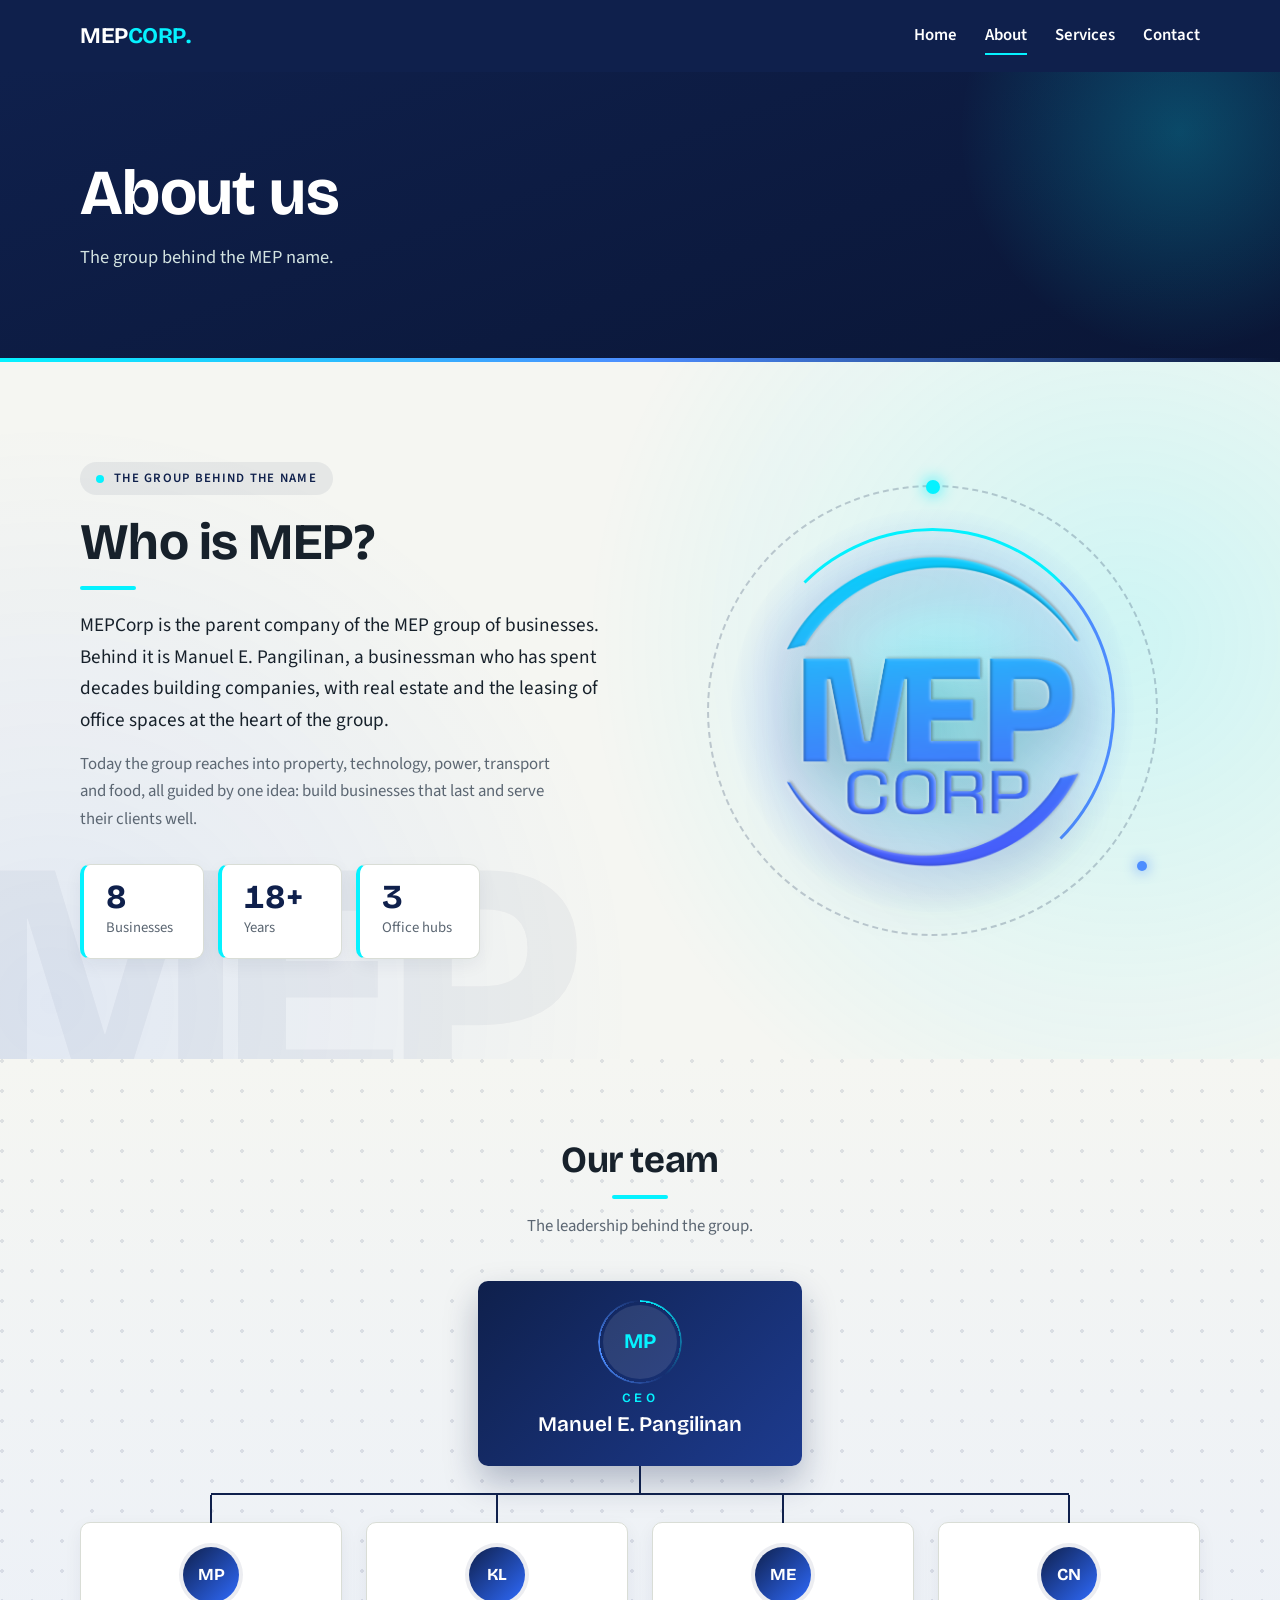
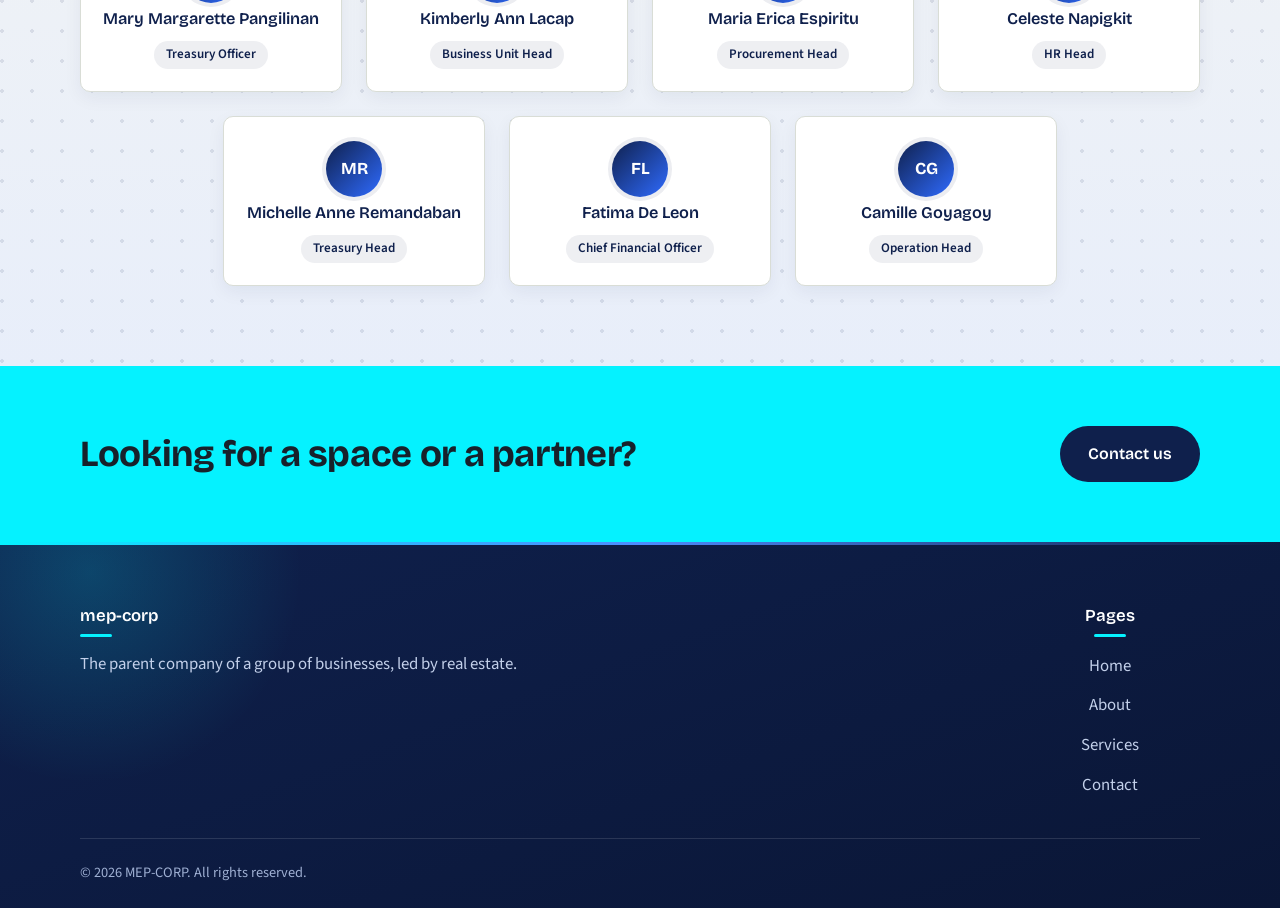
<file: about.html>
<!DOCTYPE html>
<html lang="en">
<head>
  <meta charset="UTF-8">
  <meta name="viewport" content="width=device-width, initial-scale=1">
  <title>About Us | MEPCorp.</title>
  <link rel="icon" type="image/png" href="images/company-mepcorp.png">
  <meta name="description" content="MEPCorp. is the parent company of a group of businesses, led by real estate and office leasing.">
  <meta property="og:type" content="website">
  <meta property="og:title" content="About Us | MEPCorp.">
  <meta property="og:description" content="MEPCorp. is the parent company of a group of businesses, led by real estate and office leasing.">
  <meta property="og:url" content="https://mep-corp.netlify.app/about.html">
  <meta property="og:image" content="https://mep-corp.netlify.app/images/company-mepcorp.png">
  <meta name="twitter:card" content="summary_large_image">
  <meta name="twitter:image" content="https://mep-corp.netlify.app/images/company-mepcorp.png">
  <link rel="preconnect" href="https://fonts.googleapis.com">
  <link rel="preconnect" href="https://fonts.gstatic.com" crossorigin>
  <link href="https://fonts.googleapis.com/css2?family=Bricolage+Grotesque:wght@600;700&family=Source+Sans+3:wght@400;600&display=swap" rel="stylesheet">
  <link rel="stylesheet" href="css/style.css?v=4">
</head>
<body>
<header class="site-header">
  <div class="wrap nav-row">
    <a class="brand" href="index.html"><span class="b-mep">MEP</span><span class="b-corp">CORP.</span></a>
    <button class="menu-toggle" aria-label="Toggle menu" aria-expanded="false">&#9776;</button>
    <ul class="nav-links">
      <li><a href="index.html">Home</a></li><li><a href="about.html" class="active" aria-current="page">About</a></li><li><a href="services.html">Services</a></li><li><a href="contact.html">Contact</a></li>
    </ul>
  </div>
</header>

<main>
<section class="page-title">
  <div class="wrap"><h1>About us</h1><p>The group behind the MEP name.</p></div>
</section>

<section class="section story">
  <div class="wrap grid-2">
    <div class="story-text">
      <span class="eyebrow">The group behind the name</span>
      <h2>Who is MEP?</h2>
      <p class="story-lead">MEPCorp is the parent company of the MEP group of businesses. Behind it is Manuel E. Pangilinan, a businessman who has spent decades building companies, with real estate and the leasing of office spaces at the heart of the group.</p>
      <p>Today the group reaches into property, technology, power, transport and food, all guided by one idea: build businesses that last and serve their clients well.</p>
      <div class="story-stats">
        <div><strong data-count="8">8</strong><span>Businesses</span></div>
        <div><strong data-count="20" data-suffix="+">20+</strong><span>Years</span></div>
        <div><strong data-count="3">3</strong><span>Office hubs</span></div>
      </div>
    </div>

    <div class="story-visual">
      <div class="story-orbit"><span></span><span></span></div>
      <div class="story-arc"></div>
      <img src="images/MEP%20CORP%20LOGO.png" alt="MEPCorp logo">
    </div>
  </div>
</section>

<section class="section">
  <div class="wrap">
    <div class="section-head"><h2>Our team</h2><p>The leadership behind the group.</p></div>

    <div class="org">
      <div class="org-ceo"><h3>CEO</h3><span>Manuel E. Pangilinan</span></div>

      <div class="org-row linked">
        <div class="org-node"><span class="org-co">Mary Margarette Pangilinan</span><strong></strong><span class="org-pos">Treasury Officer</span></div>
        <div class="org-node"><span class="org-co">Kimberly Ann Lacap</span><strong></strong><span class="org-pos">Business Unit Head</span></div>
        <div class="org-node"><span class="org-co">Maria Erica Espiritu</span><strong></strong><span class="org-pos">Procurement Head</span></div>
        <div class="org-node"><span class="org-co">Celeste Napigkit</span><strong></strong><span class="org-pos">HR Head</span></div>
      </div>

      <div class="org-row">
        <div class="org-node"><span class="org-co">Michelle Anne Remandaban</span><strong></strong><span class="org-pos">Treasury Head</span></div>
        <div class="org-node"><span class="org-co">Fatima De Leon</span><strong></strong><span class="org-pos">Chief Financial Officer</span></div>
        <div class="org-node"><span class="org-co">Camille Goyagoy</span><strong></strong><span class="org-pos">Operation Head</span></div>
      </div>
    </div>
  </div>
</section>

<section class="cta">
  <div class="wrap">
    <h2>Looking for a space or a partner?</h2>
    <a class="btn btn-dark" href="contact.html">Contact us</a>
  </div>
</section>
</main>

<footer class="site-footer">
  <div class="wrap">
    <div class="footer-grid">
      <div>
        <h3>mep-corp</h3>
        <p>The parent company of a group of businesses, led by real estate.</p>
      </div>
      <div>
        <h3>Pages</h3>
        <ul>
          <li><a href="index.html">Home</a></li>
          <li><a href="about.html">About</a></li>
          <li><a href="services.html">Services</a></li>
          <li><a href="contact.html">Contact</a></li>
        </ul>
      </div>
    </div>
    <div class="footer-bottom">&copy; <span class="year">2026</span> MEP-CORP. All rights reserved.</div>
  </div>
</footer>
<script src="js/main.js?v=4"></script>
</body>
</html>
</file>
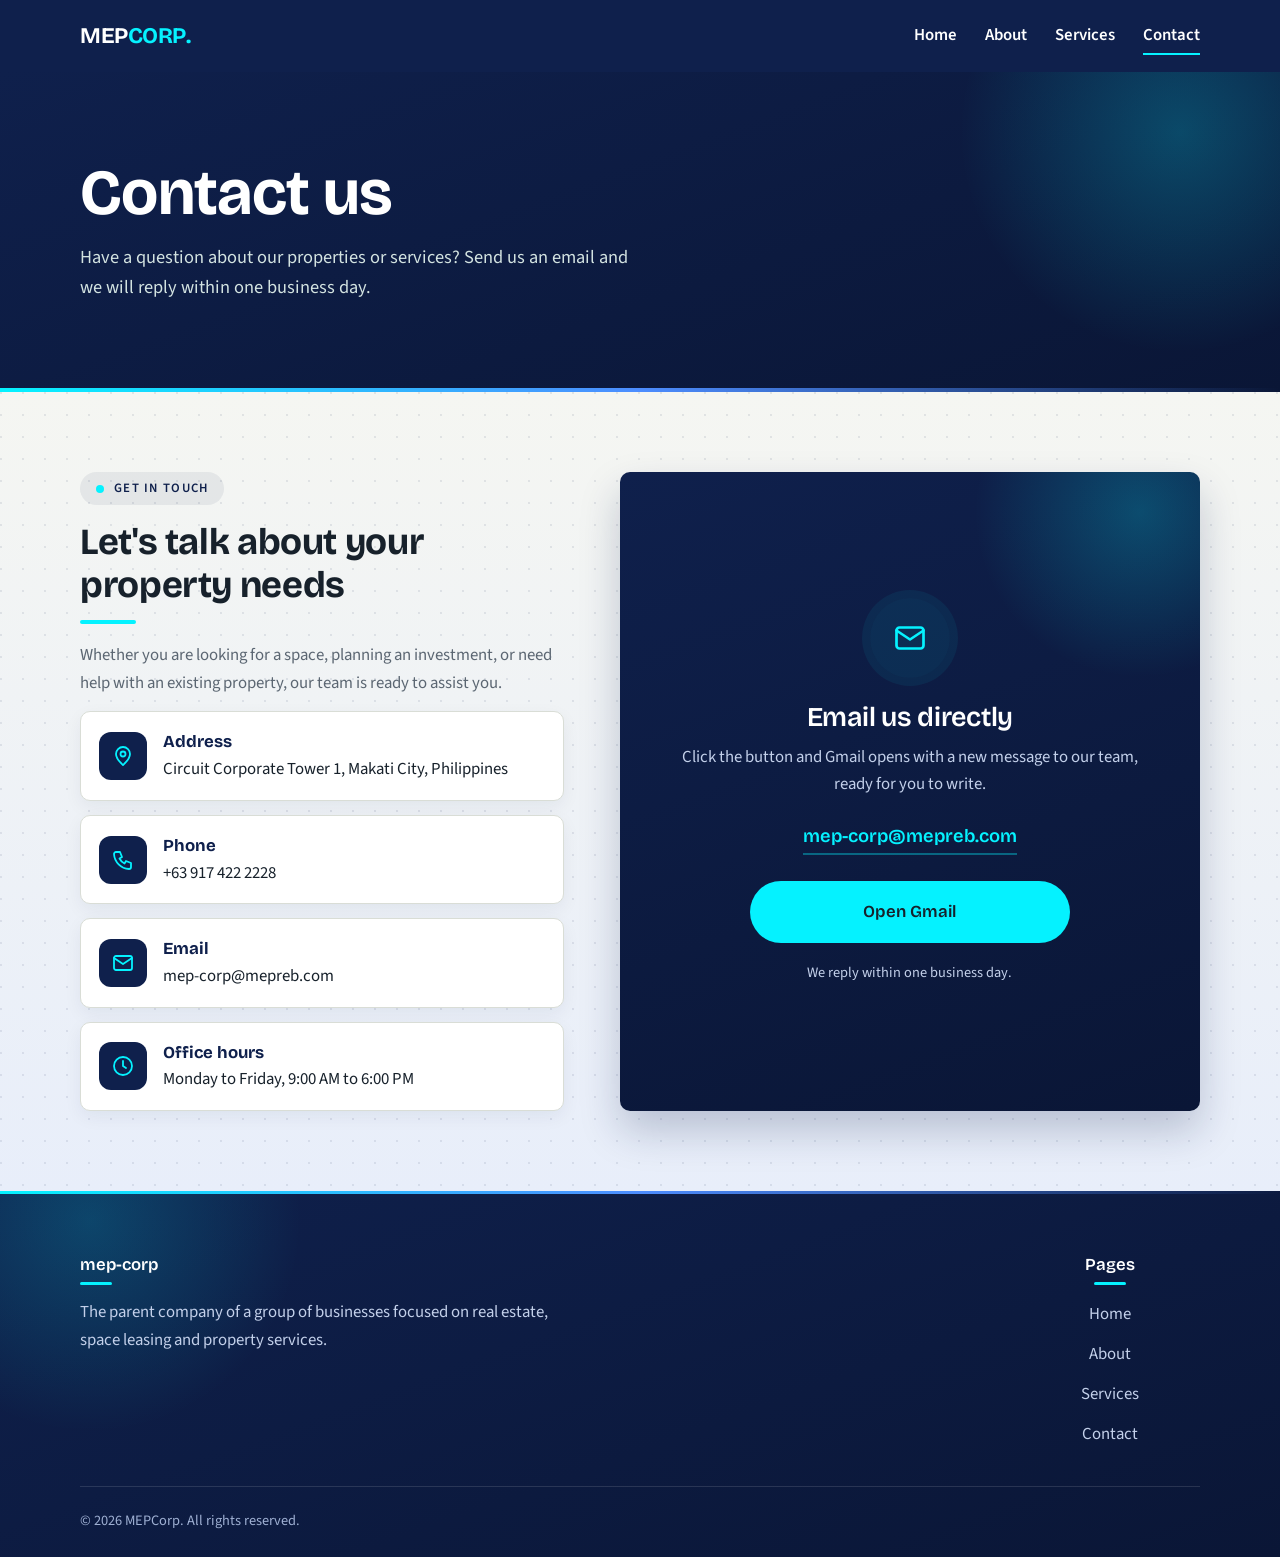
<file: contact.html>
<!DOCTYPE html>
<html lang="en">
<head>
  <meta charset="UTF-8">
  <meta name="viewport" content="width=device-width, initial-scale=1">
  <title>Contact Us | MEPCorp.</title>
  <link rel="icon" type="image/png" href="images/company-mepcorp.png">
  <meta name="description" content="Get in touch with MEPCorp. for real estate, space leasing and property inquiries. We reply within one business day.">
  <meta property="og:type" content="website">
  <meta property="og:title" content="About Us | MEPCorp.">
  <meta property="og:description" content="MEPCorp. is the parent company of a group of businesses, led by real estate and office leasing.">
  <meta property="og:url" content="https://mep-corp.netlify.app/about.html">
  <meta property="og:image" content="https://mep-corp.netlify.app/images/company-mepcorp.png">
  <meta name="twitter:card" content="summary_large_image">
  <meta name="twitter:image" content="https://mep-corp.netlify.app/images/company-mepcorp.png">
  <link rel="preconnect" href="https://fonts.googleapis.com">
  <link rel="preconnect" href="https://fonts.gstatic.com" crossorigin>
  <link href="https://fonts.googleapis.com/css2?family=Bricolage+Grotesque:wght@600;700&family=Source+Sans+3:wght@400;600&display=swap" rel="stylesheet">
  <link rel="stylesheet" href="css/style.css?v=4">
</head>
<body>
<header class="site-header">
  <div class="wrap nav-row">
    <a class="brand" href="index.html"><span class="b-mep">MEP</span><span class="b-corp">CORP.</span></a>
    <button class="menu-toggle" aria-label="Toggle menu" aria-expanded="false">&#9776;</button>
    <ul class="nav-links">
      <li><a href="index.html">Home</a></li><li><a href="about.html">About</a></li><li><a href="services.html">Services</a></li><li><a href="contact.html" class="active" aria-current="page">Contact</a></li>
    </ul>
  </div>
</header>

<main>
<section class="page-title">
  <div class="wrap">
    <h1>Contact us</h1>
    <p>Have a question about our properties or services? Send us an email and we will reply within one business day.</p>
  </div>
</section>

<section class="section contact-section">
  <div class="wrap contact-grid">

    <div class="contact-info">
      <span class="eyebrow">Get in touch</span>
      <h2>Let's talk about your property needs</h2>
      <p class="contact-lead">Whether you are looking for a space, planning an investment, or need help with an existing property, our team is ready to assist you.</p>

      <ul class="contact-list">
        <li>
          <span class="ci-icon"><svg viewBox="0 0 24 24" aria-hidden="true"><path d="M12 21s7-6.2 7-11a7 7 0 0 0-14 0c0 4.8 7 11 7 11z"/><circle cx="12" cy="10" r="2.5"/></svg></span>
          <div><strong>Address</strong><span>Circuit Corporate Tower 1, Makati City, Philippines</span></div>
        </li>
        <li>
          <span class="ci-icon"><svg viewBox="0 0 24 24" aria-hidden="true"><path d="M5 4h4l2 5-2.5 1.5a11 11 0 0 0 5 5L15 13l5 2v4a2 2 0 0 1-2 2A16 16 0 0 1 3 6a2 2 0 0 1 2-2z"/></svg></span>
          <div><strong>Phone</strong><a href="tel:+639174222228">+63 917 422 2228</a></div>
        </li>
        <li>
          <span class="ci-icon"><svg viewBox="0 0 24 24" aria-hidden="true"><rect x="3" y="5" width="18" height="14" rx="2"/><path d="M3 7l9 6 9-6"/></svg></span>
          <div><strong>Email</strong><a href="https://mail.google.com/mail/?view=cm&amp;fs=1&amp;to=mep-corp@mepreb.com&amp;su=Website%20inquiry" target="_blank" rel="noopener">mep-corp@mepreb.com</a></div>
        </li>
        <li>
          <span class="ci-icon"><svg viewBox="0 0 24 24" aria-hidden="true"><circle cx="12" cy="12" r="9"/><path d="M12 7v5l3 2"/></svg></span>
          <div><strong>Office hours</strong>Monday to Friday, 9:00 AM to 6:00 PM</div>
        </li>
      </ul>
    </div>

    <div class="mail-panel">
      <div class="mail-icon"><svg viewBox="0 0 24 24" aria-hidden="true"><rect x="3" y="5" width="18" height="14" rx="2"/><path d="M3 7l9 6 9-6"/></svg></div>
      <h3>Email us directly</h3>
      <p>Click the button and Gmail opens with a new message to our team, ready for you to write.</p>
      <a class="mail-addr" href="https://mail.google.com/mail/?view=cm&amp;fs=1&amp;to=mep-corp@mepreb.com&amp;su=Website%20inquiry" target="_blank" rel="noopener">mep-corp@mepreb.com</a>
      <a class="btn btn-primary mail-btn" href="https://mail.google.com/mail/?view=cm&amp;fs=1&amp;to=mep-corp@mepreb.com&amp;su=Website%20inquiry" target="_blank" rel="noopener">Open Gmail</a>
      <p class="mail-note">We reply within one business day.</p>
    </div>

  </div>
</section>
</main>

<footer class="site-footer">
  <div class="wrap">
    <div class="footer-grid">
      <div>
        <h3>mep-corp</h3>
        <p>The parent company of a group of businesses focused on real estate, space leasing and property services.</p>
      </div>
      <div>
        <h3>Pages</h3>
        <ul>
          <li><a href="index.html">Home</a></li>
          <li><a href="about.html">About</a></li>
          <li><a href="services.html">Services</a></li>
          <li><a href="contact.html">Contact</a></li>
        </ul>
      </div>
    </div>
    <div class="footer-bottom">&copy; <span class="year">2026</span> MEPCorp. All rights reserved.</div>
  </div>
</footer>
<script src="js/main.js?v=4"></script>
</body>
</html>
</file>
<file: css/style.css>
/* ===== TOKENS ===== */
:root {
  --paper: #f5f6f2;
  --white: #ffffff;
  --ink: #17212b;
  --muted: #5b6672;
  --pine: #0f204c;
  --pine-dark: #0f204c;
  --amber: #05f2ff;
  --line: #d9ddd6;
  --radius: 10px;
  --max: 1120px;
  --head: 'Bricolage Grotesque', 'Segoe UI', Arial, sans-serif;
  --body: 'Source Sans 3', 'Segoe UI', Arial, sans-serif;
}

/* ===== RESET ===== */
*, *::before, *::after { box-sizing: border-box; margin: 0; padding: 0; }
html { scroll-behavior: smooth; }
body { font-family: var(--body); font-size: 1.05rem; line-height: 1.65; color: var(--ink); background: var(--paper); }
img { max-width: 100%; display: block; }
a { color: inherit; }
a:focus-visible, button:focus-visible, input:focus-visible, textarea:focus-visible, select:focus-visible {
  outline: 3px solid var(--amber); outline-offset: 3px;
}
.wrap { width: min(var(--max), 100% - 40px); margin-inline: auto; }

h1, h2, h3 { font-family: var(--head); line-height: 1.15; letter-spacing: -0.01em; }
h1 { font-size: clamp(2.3rem, 5.5vw, 4rem); font-weight: 700; }
h2 { font-size: clamp(1.6rem, 3vw, 2.3rem); font-weight: 700; margin-bottom: 14px; }
h3 { font-size: 1.2rem; font-weight: 600; margin-bottom: 8px; }
p { max-width: 62ch; }

/* ===== BUTTONS ===== */
.btn { display: inline-block; font-family: var(--head); font-weight: 600; text-decoration: none;
  padding: 13px 26px; border-radius: 999px; border: 2px solid transparent; cursor: pointer; font-size: 1rem;
  transition: background .2s, color .2s, border-color .2s; }
.btn-primary { background: var(--amber); color: var(--ink); }
.btn-primary:hover { background: #ffc94d; }
.btn-ghost { border-color: currentColor; color: var(--white); }
.btn-ghost:hover { background: var(--white); color: var(--pine); }
.btn-dark { background: var(--pine); color: var(--white); }
.btn-dark:hover { background: var(--pine-dark); }

/* ===== HEADER ===== */
.site-header { position: sticky; top: 0; z-index: 50; background: var(--pine); color: var(--white); }
.nav-row { display: flex; align-items: center; justify-content: space-between; min-height: 72px; }
.brand { font-family: var(--head); font-weight: 700; font-size: 1.4rem; text-decoration: none; letter-spacing: -0.02em; }
.brand span { color: var(--amber); }
.nav-links { display: flex; gap: 28px; list-style: none; align-items: center; }
.nav-links a { text-decoration: none; font-weight: 600; padding: 6px 0; border-bottom: 2px solid transparent; }
.nav-links a:hover, .nav-links a.active { border-bottom-color: var(--amber); }
.nav-links .btn { border-bottom: 2px solid transparent; padding: 9px 20px; }
.menu-toggle { display: none; background: none; border: 0; color: var(--white); font-size: 1.8rem; cursor: pointer; line-height: 1; }

/* ===== HERO ===== */
.hero { background: var(--pine); color: var(--white); padding: 90px 0 110px; position: relative; overflow: hidden; }
.hero-grid { display: grid; grid-template-columns: 1.3fr 1fr; gap: 50px; align-items: center; }
.hero p.lead { font-size: 1.25rem; color: #d3e3e1; margin: 22px 0 32px; }
.hero-actions { display: flex; gap: 14px; flex-wrap: wrap; }
.hero-panel { background: var(--pine-dark); border-radius: var(--radius); padding: 32px; border-left: 6px solid var(--amber); }
.hero-panel dl { display: grid; gap: 20px; }
.hero-panel dt { font-family: var(--head); font-size: 2.4rem; font-weight: 700; color: var(--amber); line-height: 1; }
.hero-panel dd { color: #cfe0de; margin-top: 4px; }

/* one page-load moment */
.hero-grid > * { animation: rise .8s ease both; }
.hero-grid > *:nth-child(2) { animation-delay: .2s; }
@keyframes rise { from { opacity: 0; transform: translateY(24px); } to { opacity: 1; transform: none; } }

/* ===== SECTIONS ===== */
.section { padding: 80px 0; }
.section.alt { background: var(--white); }
.section-head { margin-bottom: 40px; }
.section-head p { color: var(--muted); }

.grid-3 { display: grid; grid-template-columns: repeat(3, 1fr); gap: 28px; }
.grid-2 { display: grid; grid-template-columns: 1fr 1fr; gap: 50px; align-items: center; }

.card { background: var(--white); border: 1px solid var(--line); border-radius: var(--radius); padding: 28px; }
.section.alt .card { background: var(--paper); }
.card p { color: var(--muted); }
.card-icon { width: 44px; height: 44px; border-radius: 8px; background: var(--pine); color: var(--amber);
  display: grid; place-items: center; font-family: var(--head); font-weight: 700; font-size: 1.2rem; margin-bottom: 16px; }

.img-box { background: linear-gradient(135deg, #cfd9d4, #e8ece7); border-radius: var(--radius); min-height: 340px; overflow: hidden; }
.img-box img { width: 100%; height: 100%; object-fit: cover; }

.checklist { list-style: none; margin-top: 18px; display: grid; gap: 10px; }
.checklist li { padding-left: 30px; position: relative; }
.checklist li::before { content: "✓"; position: absolute; left: 0; top: 0; color: var(--pine); font-weight: 700; }

/* ===== PAGE TITLE (inner pages) ===== */
.page-title { background: var(--pine); color: var(--white); padding: 70px 0; }
.page-title p { color: #d3e3e1; margin-top: 12px; font-size: 1.15rem; }

/* ===== TEAM ===== */
.team-member { text-align: center; }
.team-photo { aspect-ratio: 1/1; border-radius: var(--radius); background: #dfe5e0; margin-bottom: 14px; overflow: hidden; }
.team-photo img { width: 100%; height: 100%; object-fit: cover; }
.team-member p { color: var(--muted); margin: 0 auto; }

/* ===== CTA ===== */
.cta { background: var(--amber); padding: 60px 0; }
.cta .wrap { display: flex; justify-content: space-between; align-items: center; gap: 24px; flex-wrap: wrap; }
.cta h2 { margin: 0; }

/* ===== CONTACT ===== */
.contact-grid { display: grid; grid-template-columns: 1fr 1.2fr; gap: 50px; }
.contact-info p { margin-bottom: 14px; }
.contact-info strong { display: block; font-family: var(--head); }
.form { background: var(--white); border: 1px solid var(--line); border-radius: var(--radius); padding: 32px; }
.field { margin-bottom: 18px; }
.field label { display: block; font-weight: 600; margin-bottom: 6px; }
.field input, .field select, .field textarea {
  width: 100%; padding: 12px 14px; font: inherit; border: 1px solid #b9c0b8; border-radius: 8px; background: var(--paper); }
.field textarea { min-height: 130px; resize: vertical; }
.field.invalid input, .field.invalid textarea { border-color: #b3261e; }
.error { color: #b3261e; font-size: .9rem; margin-top: 4px; display: none; }
.field.invalid .error { display: block; }
.form-success { display: none; background: #e3f2e6; border: 1px solid #8fc79b; padding: 16px; border-radius: 8px; margin-top: 18px; }
.form-success.show { display: block; }

/* ===== FOOTER ===== */
.site-footer { background: var(--ink); color: #c5ccd3; padding: 56px 0 24px; }
.footer-grid { display: grid; grid-template-columns: 1.5fr 1fr 1fr; gap: 40px; margin-bottom: 36px; }
.site-footer h3 { color: var(--white); font-size: 1rem; }
.site-footer ul { list-style: none; display: grid; gap: 8px; }
.site-footer a { text-decoration: none; }
.site-footer a:hover { color: var(--amber); }
.footer-bottom { border-top: 1px solid #2d3a47; padding-top: 20px; font-size: .9rem; }

/* ===== RESPONSIVE ===== */
@media (max-width: 900px) {
  .hero-grid, .grid-2, .contact-grid { grid-template-columns: 1fr; }
  .grid-3 { grid-template-columns: 1fr 1fr; }
  .footer-grid { grid-template-columns: 1fr; }
}
@media (max-width: 800px) {
  .menu-toggle { display: block; }
  .nav-links { position: absolute; top: 72px; left: 0; right: 0; background: var(--pine-dark); flex-direction: column;
    align-items: flex-start; padding: 20px; gap: 16px; display: none; }
  .nav-links.open { display: flex; }
}
@media (max-width: 560px) {
  .grid-3 { grid-template-columns: 1fr; }
  .section { padding: 56px 0; }
  .hero { padding: 60px 0 70px; }
}
@media (prefers-reduced-motion: reduce) {
  * { animation: none !important; transition: none !important; scroll-behavior: auto !important; }
}

.brand { display: inline-flex; overflow: hidden; }
.brand span { display: inline-block; }

.b-mep  { animation: mepIn  .8s ease both; }
.b-corp { animation: corpIn .8s ease both; }

@keyframes mepIn  { from { opacity: 0; transform: translateX(-40px); } to { opacity: 1; transform: none; } }
@keyframes corpIn { from { opacity: 0; transform: translateX(40px);  } to { opacity: 1; transform: none; } }

.brand:hover .b-mep  { transform: translateX(-3px); transition: transform .3s; }
.brand:hover .b-corp { transform: translateX(3px);  transition: transform .3s; }

/* ===== LOGO ANIMATION ===== */
.brand { display: inline-flex; position: relative; overflow: hidden; padding: 6px 0; }

/* kulay: puti ang MEP, kulay ng accent ang CORP */
.brand .ltr { display: inline-block; color: inherit; transition: transform .3s ease; }
.brand .b-mep  { color: var(--white); }
.brand .b-corp { color: var(--amber); }

/* 1. bawat letra ay tumatalon pataas, isa-isa */
.brand .ltr { animation: ltrIn .6s cubic-bezier(.2, .9, .3, 1.3) backwards;
              animation-delay: calc(var(--i) * 70ms + 150ms); }
@keyframes ltrIn {
  from { opacity: 0; transform: translateY(110%) rotate(8deg); }
}

/* 2. kumikinang na sweep pagkatapos lumabas ang mga letra */
.brand::before {
  content: ""; position: absolute; top: 0; left: -60%; width: 40%; height: 100%;
  background: linear-gradient(110deg, transparent, rgba(255,255,255,.7), transparent);
  transform: skewX(-20deg); pointer-events: none;
  animation: brandShine 1s ease 1.1s both;
}
@keyframes brandShine { to { left: 130%; } }

/* 3. hover: nag-a-wave ang mga letra at may guhit sa ilalim */
.brand:hover .ltr { transform: translateY(-4px); transition-delay: calc(var(--i) * 30ms); }
.brand::after {
  content: ""; position: absolute; left: 0; bottom: 0; width: 100%; height: 2px;
  background: var(--amber); transform: scaleX(0); transform-origin: left; transition: transform .4s ease;
}
.brand:hover::after { transform: scaleX(1); }

/* ===== HOME ANIMATIONS ===== */

/* Scroll reveal (nakatago lang kapag may JS, kaya safe kahit naka-off ang JS) */
.js [data-reveal] {
  opacity: 0;
  transition: opacity .7s ease, transform .7s cubic-bezier(.2, .7, .2, 1);
  transition-delay: var(--d, 0ms);
}
.js [data-reveal="up"]    { transform: translateY(32px); }
.js [data-reveal="left"]  { transform: translateX(-48px); }
.js [data-reveal="right"] { transform: translateX(48px); }
.js [data-reveal="zoom"]  { transform: scale(.92); }
.js [data-reveal].in      { opacity: 1; transform: none; }

/* Hero: sunod-sunod na pasok ng text */
.hero h1            { animation: rise .8s .15s ease both; }
.hero p.lead        { animation: rise .8s .35s ease both; }
.hero .hero-actions { animation: rise .8s .55s ease both; }

/* Hero: lumulutang na glow sa background */
.hero::before {
  content: ""; position: absolute; width: 420px; height: 420px; right: -120px; top: -140px;
  background: radial-gradient(circle, rgba(5, 242, 255, .22), transparent 65%);
  border-radius: 50%; pointer-events: none;
  animation: floatGlow 9s ease-in-out infinite alternate;
}
@keyframes floatGlow { to { transform: translate(-70px, 60px) scale(1.2); } }
.hero .wrap { position: relative; z-index: 1; }

/* Hero panel: kumikislap na gilid */
.hero-panel { animation: rise .8s .2s ease both, edgePulse 2.8s ease-in-out 1.2s infinite; }
@keyframes edgePulse {
  0%, 100% { border-left-color: var(--amber); }
  50%      { border-left-color: #fff; }
}

/* Cards */
.card { transition: transform .3s ease, box-shadow .3s ease, border-color .3s ease; }
.card:hover { transform: translateY(-8px); box-shadow: 0 18px 36px rgba(15, 32, 76, .14); border-color: var(--amber); }
.card-icon { transition: transform .4s cubic-bezier(.2, .9, .3, 1.4), background .3s; }
.card:hover .card-icon { transform: rotate(-10deg) scale(1.15); }

/* Larawan: zoom-out habang nagre-reveal, zoom-in pag hover */
.img-box img { transform: scale(1.18); transition: transform 1.4s cubic-bezier(.2, .7, .2, 1); }
.img-box.in img { transform: scale(1); }
.img-box.in:hover img { transform: scale(1.06); }

/* Checklist: pop ang check mark */
.checklist li::before { transform: scale(0); transition: transform .4s cubic-bezier(.2, .9, .3, 1.6); transition-delay: calc(var(--d, 0ms) + .3s); }
.checklist li.in::before { transform: scale(1); }

/* Buttons */
.btn { transition: background .2s, color .2s, border-color .2s, transform .25s ease, box-shadow .25s ease; }
.btn:hover { transform: translateY(-3px); box-shadow: 0 10px 22px rgba(0, 0, 0, .18); }
.btn:active { transform: translateY(0); }

/* CTA: pulse sa button */
.cta .btn-dark { animation: ctaPulse 2.4s ease-out infinite; }
@keyframes ctaPulse {
  0%   { box-shadow: 0 0 0 0 rgba(15, 32, 76, .5); }
  70%  { box-shadow: 0 0 0 16px rgba(15, 32, 76, 0); }
  100% { box-shadow: 0 0 0 0 rgba(15, 32, 76, 0); }
}

/* Footer links */
.site-footer a { display: inline-block; transition: color .2s, transform .2s; }
.site-footer a:hover { transform: translateX(4px); }

/* Stats: hindi gagalaw ang lapad habang nagbibilang */
.hero-panel dt { font-variant-numeric: tabular-nums; display: inline-block; cursor: default; }

/* Pop + glow pagkatapos magbilang */
.hero-panel dt.done { animation: statPop .6s cubic-bezier(.2, .9, .3, 1.5); }
@keyframes statPop {
  0%   { transform: scale(1);    text-shadow: 0 0 0 rgba(5, 242, 255, 0); }
  40%  { transform: scale(1.25); text-shadow: 0 0 24px rgba(5, 242, 255, .9); }
  100% { transform: scale(1);    text-shadow: 0 0 0 rgba(5, 242, 255, 0); }
}

/* ===== BUSINESS CARDS ===== */
.biz-grid {
  display: flex; flex-wrap: wrap; justify-content: center;
  gap: 24px; --cols: 4;
}
.biz-grid > .biz {
  flex: 0 0 calc((100% - (var(--cols) - 1) * 24px) / var(--cols));
  min-width: 0;
}

.biz { display: flex; flex-direction: column; align-items: center; text-align: center; padding: 28px 22px; }
.biz-logo { height: 72px; width: 100%; margin-bottom: 18px; display: flex; align-items: center; justify-content: center; }
.biz-logo img { width: auto; height: auto; max-width: 140px; max-height: 72px; margin-inline: auto; object-fit: contain; }
.biz h3 { font-size: 1.1rem; margin-bottom: 8px; }
.biz p { margin: 0 auto 18px; font-size: .98rem; }

.biz-link { margin-top: auto; font-family: var(--head); font-weight: 600; color: var(--pine);
  text-decoration: none; border-bottom: 2px solid var(--amber); padding-bottom: 2px; }
.biz-link:hover { border-bottom-color: var(--pine); }
.badge-soon { margin-top: auto; font-size: .9rem; font-weight: 600; color: var(--muted);
  border: 1px solid var(--line); border-radius: 999px; padding: 3px 14px; }

html { scroll-padding-top: 80px; }

/* Laptop at mas maliit: 3 kada row, laging nasa gitna ang huling row */
@media (max-width: 1023px) {
  .biz-grid { --cols: 3; }
}
/* Tablet: 2 kada row */
@media (max-width: 719px) {
  .biz-grid { --cols: 2; gap: 20px; }
  .biz-grid > .biz { flex-basis: calc((100% - 20px) / 2); }
  .biz-logo { height: 60px; }
  .biz-logo img { max-width: 120px; max-height: 60px; }
}
/* Phone: 1 kada row */
@media (max-width: 479px) {
  .biz-grid { --cols: 1; }
  .biz-grid > .biz { flex-basis: 100%; }
  .biz { padding: 24px 18px; }
}

/* ===== HERO VIDEO BACKGROUND ===== */
.hero.has-video::before { display: none; } /* alisin ang floating glow, hindi na kailangan */

.hero-video {
  position: absolute; inset: 0; width: 100%; height: 100%;
  object-fit: cover; z-index: 0; pointer-events: none;
}

/* Mas magaan na layer: kita ang video, mababasa pa rin ang text */
.hero.has-video::after {
  content: ""; position: absolute; inset: 0; z-index: 0; pointer-events: none;
  background: linear-gradient(90deg, rgba(15, 32, 76, .55) 0%, rgba(15, 32, 76, .2) 50%, rgba(15, 32, 76, 0) 100%);
}

/* Anino ng text, para mabasa kahit maliwanag ang video */
.hero.has-video h1,
.hero.has-video .lead {
  text-shadow: 0 2px 14px rgba(0, 0, 0, .55), 0 1px 3px rgba(0, 0, 0, .6);
}
.hero.has-video .btn-ghost { background: rgba(15, 32, 76, .35); }
.hero.has-video .btn-ghost:hover { background: var(--white); }

/* Stats panel: mas transparent */
.hero.has-video .hero-panel {
  background: rgba(15, 32, 76, .35);
  backdrop-filter: blur(3px);
  -webkit-backdrop-filter: blur(3px);
}
.hero.has-video .hero-panel dt,
.hero.has-video .hero-panel dd { text-shadow: 0 1px 8px rgba(0, 0, 0, .6); }

/* Phone: medyo mas madilim lang, kasi nasa ibabaw ng video ang lahat ng text */
@media (max-width: 900px) {
  .hero.has-video::after { background: rgba(15, 32, 76, .45); }
}

/* Our businesses: naka-gitna ang heading */
#businesses .section-head { text-align: center; }
#businesses .section-head p { margin-inline: auto; } /* may max-width kasi ang p, kaya kailangan ang auto margin */

/* ===== BUSINESSES: PAMPABUHAY ===== */

/* Background: banayad na dot pattern */
#businesses {
  background:
    radial-gradient(circle at 1px 1px, rgba(15, 32, 76, .09) 1px, transparent 0) 0 0 / 22px 22px,
    var(--paper);
}

/* Heading: may cyan na guhit na lumalawak pagkapasok */
#businesses .section-head h2::after {
  content: ""; display: block; height: 4px; width: 56px; margin: 14px auto 0;
  background: var(--amber); border-radius: 4px;
}
.js #businesses .section-head h2::after { width: 0; transition: width .8s .4s ease; }
.js #businesses .section-head.in h2::after { width: 56px; }

/* Cards */
.biz { position: relative; overflow: hidden; }
.biz:hover {
  box-shadow: inset 0 4px 0 var(--amber), 0 18px 36px rgba(15, 32, 76, .16);
  background:
    radial-gradient(260px circle at var(--mx, 50%) var(--my, 0%), rgba(5, 242, 255, .16), transparent 70%),
    var(--white);
}
.biz-logo img { transition: transform .4s cubic-bezier(.2, .9, .3, 1.4); }
.biz:hover .biz-logo img { transform: scale(1.12) translateY(-3px); }
.biz:hover h3 { color: var(--pine); }

/* "Live" tag na may pulsing na tuldok, para sa mga may website */
.biz:has(.biz-link)::after {
  content: "Live"; position: absolute; top: 12px; right: 12px;
  width: 56px; height: 22px; line-height: 22px; padding-left: 18px; box-sizing: border-box;
  font-size: .75rem; font-weight: 600; color: #0b7a4b;
  background: #e3f2e6; border-radius: 999px;
}
.biz:has(.biz-link)::before {
  content: ""; position: absolute; top: 19px; right: 54px; width: 8px; height: 8px;
  border-radius: 50%; background: #1fb870; z-index: 1;
  animation: livePulse 1.8s ease-out infinite;
}
@keyframes livePulse {
  0%   { box-shadow: 0 0 0 0 rgba(31, 184, 112, .6); }
  70%  { box-shadow: 0 0 0 8px rgba(31, 184, 112, 0); }
  100% { box-shadow: 0 0 0 0 rgba(31, 184, 112, 0); }
}

/* "Coming soon": may kumikinang na sweep */
.badge-soon {
  background: linear-gradient(110deg, transparent 35%, rgba(5, 242, 255, .35) 50%, transparent 65%) 150% 0 / 250% 100% no-repeat;
  animation: soonShine 3s ease-in-out infinite;
}
@keyframes soonShine { to { background-position: -50% 0; } }

.img-box { position: relative; }
.img-box video {
  position: absolute; inset: 0; width: 100%; height: 100%;
  object-fit: cover; display: block;
}

/* ===== REAL ESTATE IS OUR CORE ===== */

/* Pantay: lahat ng laman ay nagsisimula sa kaliwang gilid */
.core-text > * { max-width: none; }
.core-text > p { max-width: 62ch; }
.core-text .checklist { gap: 14px; margin-top: 22px; }
.core-text .checklist li {
  display: flex; align-items: center; min-height: 28px; padding-left: 42px;
  transition: transform .25s ease;
}
.core-text .checklist li::before {
  content: "✓"; position: absolute; left: 0; top: 50%; margin-top: -14px;
  width: 28px; height: 28px; border-radius: 50%;
  display: grid; place-items: center; font-size: .9rem; font-weight: 700;
  background: var(--pine); color: var(--amber);
  transform: none; transition: background .25s, color .25s;
}
.core-text .checklist li:hover { transform: translateX(6px); }
.core-text .checklist li:hover::before { background: var(--amber); color: var(--pine); }

/* Cyan na guhit sa ilalim ng heading */
.core-text h2::after {
  content: ""; display: block; height: 4px; width: 56px; margin-top: 12px;
  background: var(--amber); border-radius: 4px;
}

/* Animation: nakatago hangga't hindi pa nakikita, tapos sunod-sunod na pasok */
.core-anim:not(.in) :is(h2, p, li) { opacity: 0; }
.core-anim.in h2,
.core-anim.in > p,
.core-anim.in li { animation: coreUp .7s cubic-bezier(.2, .7, .2, 1) backwards; }

.core-anim.in h2                { animation-delay: 0ms; }
.core-anim.in > p:nth-child(2)  { animation-delay: 120ms; }
.core-anim.in li:nth-child(1)   { animation-delay: 300ms; }
.core-anim.in li:nth-child(2)   { animation-delay: 420ms; }
.core-anim.in li:nth-child(3)   { animation-delay: 540ms; }
.core-anim.in > p:nth-child(4)  { animation-delay: 700ms; }

/* Pop ang ✓ pagkatapos pumasok ang linya */
.core-anim.in li:nth-child(1)::before { animation: corePop .5s .55s cubic-bezier(.2, .9, .3, 1.6) backwards; }
.core-anim.in li:nth-child(2)::before { animation: corePop .5s .67s cubic-bezier(.2, .9, .3, 1.6) backwards; }
.core-anim.in li:nth-child(3)::before { animation: corePop .5s .79s cubic-bezier(.2, .9, .3, 1.6) backwards; }

/* Lumalawak ang guhit sa heading */
.core-anim.in h2::after { animation: coreBar .8s .4s ease backwards; }

@keyframes coreUp  { from { opacity: 0; transform: translateY(28px); } }
@keyframes corePop { from { transform: scale(0) rotate(-90deg); } }
@keyframes coreBar { from { width: 0; } }

/* ===== FOOTER: PAGES LANG ANG NASA GITNA ===== */
.footer-grid { grid-template-columns: 1fr auto 1fr; align-items: start; }

/* mep-corp: nasa kaliwa */
.footer-grid > div:first-child { grid-column: 1; }

/* Pages: nasa gitna ng buong footer */
.footer-grid > div:nth-child(2) { grid-column: 2; text-align: center; }
.footer-grid > div:nth-child(2) ul { justify-items: center; }

/* Tablet at phone: isang column, nakagitna ang Pages */
@media (max-width: 800px) {
  .footer-grid { grid-template-columns: 1fr; }
  .footer-grid > div:first-child,
  .footer-grid > div:nth-child(2) { grid-column: 1; }
  .footer-grid > div:nth-child(2) { text-align: center; }
}

/* ===== ABOUT: VALUES ===== */
.values { display: grid; grid-template-columns: repeat(4, 1fr); gap: 24px; }
.values .card { text-align: center; padding: 32px 22px; }
.values .card-icon { margin: 0 auto 16px; }
.values .card p { margin: 0 auto; font-size: .98rem; }

/* ===== ABOUT: ORG CHART ===== */
.org { display: flex; flex-direction: column; align-items: center; }

.org-ceo {
  position: relative; margin-bottom: 56px; padding: 16px 48px; text-align: center;
  background: var(--pine); color: var(--white); border-radius: var(--radius);
}
.org-ceo h3 { color: var(--amber); font-size: 1.7rem; margin: 0; }
.org-ceo span { color: #d3e3e1; }
/* guhit pababa mula sa CEO */
.org-ceo::after {
  content: ""; position: absolute; left: 50%; top: 100%; width: 2px; height: 28px;
  margin-left: -1px; background: var(--pine);
}

.org-row { position: relative; width: 100%; display: grid; grid-template-columns: repeat(4, 1fr); gap: 24px; }
.org-row + .org-row { margin-top: 24px; }

/* guhit na pahalang at maliliit na guhit pataas sa unang hanay */
.org-row.linked::before {
  content: ""; position: absolute; top: -28px; height: 2px; margin-top: -1px;
  left: calc(12.5% - 9px); right: calc(12.5% - 9px); background: var(--pine);
}
.org-row.linked .org-node::before {
  content: ""; position: absolute; left: 50%; top: -28px; width: 2px; height: 28px;
  margin-left: -1px; background: var(--pine);
}

.org-node {
  position: relative; display: flex; flex-direction: column; justify-content: center; gap: 4px;
  min-height: 120px; padding: 18px 14px; text-align: center;
  background: var(--white); border: 1px solid var(--line); border-radius: var(--radius);
  transition: transform .3s ease, box-shadow .3s ease, border-color .3s ease;
}
.org-node:hover { transform: translateY(-5px); border-color: var(--amber); box-shadow: 0 14px 28px rgba(15, 32, 76, .14); }
.org-co { font-family: var(--head); font-weight: 600; font-size: .95rem; line-height: 1.25; color: var(--pine); }
.org-node strong { font-size: 1.02rem; }
.org-pos { color: var(--muted); font-size: .9rem; }

/* ===== ABOUT: RESPONSIVE ===== */
@media (max-width: 1000px) {
  .values { grid-template-columns: 1fr 1fr; }
  .org-row { grid-template-columns: 1fr 1fr; }
  .org-ceo { margin-bottom: 28px; }
  .org-ceo::after,
  .org-row.linked::before,
  .org-row.linked .org-node::before { display: none; }
}
@media (max-width: 560px) {
  .values { grid-template-columns: 1fr; }
  .org-row { grid-template-columns: 1fr; }
}

/* ===== ORG CHART: NAKA-CENTER ANG HULING HANAY ===== */
.org-row { display: flex; flex-wrap: wrap; justify-content: center; gap: 24px; }
.org-row > .org-node { flex: 0 0 calc((100% - 72px) / 4); min-width: 0; }

/* Tablet: 2 kada hanay */
@media (max-width: 1000px) {
  .org-row > .org-node { flex-basis: calc((100% - 24px) / 2); }
}
/* Phone: 1 kada hanay */
@media (max-width: 560px) {
  .org-row > .org-node { flex-basis: 100%; }
}

/* ===== ABOUT: LOGO NA HINDI NAKA-CROP ===== */
.page-title + .section .img-box {
  aspect-ratio: 1 / 1;      /* parisukat, kapareho ng logo */
  min-height: 0;
  width: 100%;
  max-width: 460px;
  margin-inline: auto;
  background: transparent;
}
.page-title + .section .img-box img {
  width: 100%; height: 100%;
  object-fit: contain;      /* kita ang buong logo */
  transform: none;          /* tanggal ang zoom effect */
}

/* ===== ABOUT: VALUES (DARK + ANIMATED) ===== */

/* Section: navy na may lumulutang na glow */
.section.alt:has(.values) {
  position: relative; overflow: hidden; color: var(--white);
  background: linear-gradient(160deg, #0f204c 0%, #0a1636 100%);
}
.section.alt:has(.values)::before,
.section.alt:has(.values)::after {
  content: ""; position: absolute; border-radius: 50%; pointer-events: none;
}
.section.alt:has(.values)::before {
  width: 480px; height: 480px; left: -140px; top: -170px;
  background: radial-gradient(circle, rgba(5, 242, 255, .2), transparent 65%);
  animation: floatGlow 9s ease-in-out infinite alternate;
}
.section.alt:has(.values)::after {
  width: 520px; height: 520px; right: -160px; bottom: -200px;
  background: radial-gradient(circle, rgba(77, 141, 255, .22), transparent 65%);
  animation: floatGlow 11s ease-in-out infinite alternate-reverse;
}
.section.alt:has(.values) .wrap { position: relative; z-index: 1; }
.section.alt:has(.values) .section-head { text-align: center; }
.section.alt:has(.values) .section-head p { color: #c3d0ea; margin-inline: auto; }
.section.alt:has(.values) h2::after {
  content: ""; display: block; width: 56px; height: 4px; margin: 14px auto 0;
  background: var(--amber); border-radius: 4px;
}

/* Cards: glass */
.values { counter-reset: v; gap: 24px; }
.values .card,
.section.alt .values .card {
  position: relative; overflow: hidden; counter-increment: v;
  background: rgba(255, 255, 255, .06); border: 1px solid rgba(255, 255, 255, .14);
  backdrop-filter: blur(6px); -webkit-backdrop-filter: blur(6px);
  padding: 36px 24px 30px;
  transition: transform .35s ease, box-shadow .35s ease, border-color .35s ease, background .35s ease;
}
.values .card h3 { color: var(--white); font-size: 1.2rem; }
.values .card p  { color: #c3d0ea; }

/* Malaking numero sa likod (galing sa counter, hindi na kailangan sa HTML) */
.values .card::after {
  content: "0" counter(v); position: absolute; right: 16px; top: 6px;
  font-family: var(--head); font-weight: 700; font-size: 4.2rem; line-height: 1;
  color: rgba(255, 255, 255, .07); transition: color .35s, transform .35s;
}
/* Guhit sa taas na lumalawak pag hover */
.values .card::before {
  content: ""; position: absolute; left: 0; top: 0; height: 3px; width: 0;
  background: linear-gradient(90deg, var(--amber), #4d8dff); transition: width .5s ease;
}
.values .card:hover {
  transform: translateY(-10px); border-color: rgba(5, 242, 255, .5);
  background: rgba(255, 255, 255, .1);
  box-shadow: 0 24px 44px rgba(0, 0, 0, .4), 0 0 28px rgba(5, 242, 255, .18);
}
.values .card:hover::before { width: 100%; }
.values .card:hover::after  { color: rgba(5, 242, 255, .2); transform: scale(1.1); }

/* Icon: umiikot na ring */
.v-icon {
  position: relative; width: 68px; height: 68px; margin: 0 auto 20px;
  display: grid; place-items: center; border-radius: 50%;
  color: var(--amber); background: rgba(5, 242, 255, .08);
}
.v-icon::before {
  content: ""; position: absolute; inset: -4px; border-radius: 50%;
  background: conic-gradient(var(--amber), transparent 40%, #4d8dff 70%, transparent);
  -webkit-mask: radial-gradient(farthest-side, transparent calc(100% - 2px), #000 calc(100% - 2px));
          mask: radial-gradient(farthest-side, transparent calc(100% - 2px), #000 calc(100% - 2px));
  animation: vSpin 6s linear infinite;
}
.v-icon svg {
  width: 30px; height: 30px; fill: none; stroke: currentColor; stroke-width: 1.8;
  stroke-linecap: round; stroke-linejoin: round;
  transition: transform .4s cubic-bezier(.2, .9, .3, 1.5);
}
.values .card:hover .v-icon svg { transform: scale(1.2) rotate(-8deg); }
@keyframes vSpin { to { transform: rotate(360deg); } }

/* Pasok na animation kapag nag-scroll */
.values-anim .card { opacity: 0; transform: translateY(46px) scale(.95); }
.values-anim.in .card {
  opacity: 1; transform: none;
  transition: opacity .7s ease, transform .7s cubic-bezier(.2, .8, .2, 1);
}
.values-anim.in .card:nth-child(1) { transition-delay: 0ms; }
.values-anim.in .card:nth-child(2) { transition-delay: 140ms; }
.values-anim.in .card:nth-child(3) { transition-delay: 280ms; }
.values-anim.in .card:nth-child(4) { transition-delay: 420ms; }
/* pagkatapos pumasok, tanggalin ang delay para mabilis ang hover */
.values-anim.in.done .card { transition-delay: 0ms; transition-duration: .35s; }

/* ===== ABOUT: OUR TEAM ===== */

/* Section: dot pattern at banayad na gradient, nakagitna ang heading */
.section:has(.org) {
  background:
    radial-gradient(circle at 2px 2px, rgba(15, 32, 76, .10) 2px, transparent 0) 0 0 / 30px 30px,
    linear-gradient(180deg, var(--paper), #e8eefa);
}
.section:has(.org) .section-head { text-align: center; }
.section:has(.org) .section-head p { margin-inline: auto; }
.section:has(.org) h2::after {
  content: ""; display: block; width: 56px; height: 4px; margin: 14px auto 0;
  background: var(--amber); border-radius: 4px;
}

/* Avatar (initials, o larawan kung may data-photo) */
.org-avatar {
  position: relative; width: 56px; height: 56px; border-radius: 50%;
  display: grid; place-items: center; flex: none;
  font-family: var(--head); font-weight: 700; font-size: 1.05rem; color: var(--white);
  background: linear-gradient(135deg, #0f204c, #2f6bff);
  box-shadow: 0 0 0 4px rgba(15, 32, 76, .08);
  transition: transform .4s cubic-bezier(.2, .9, .3, 1.5), box-shadow .3s ease;
}
.org-avatar img { width: 100%; height: 100%; border-radius: 50%; object-fit: cover; }

/* CEO */
.org-ceo {
  display: flex; flex-direction: column; align-items: center; gap: 2px;
  padding: 24px 60px;
  background: linear-gradient(135deg, #0f204c, #1d3b8f);
  box-shadow: 0 16px 34px rgba(15, 32, 76, .28);
}
.org-ceo h3 { font-size: .8rem; letter-spacing: .24em; text-transform: uppercase; color: var(--amber); margin: 0; }
.org-ceo span { font-family: var(--head); font-size: 1.3rem; font-weight: 600; color: var(--white); }
.org-ceo .org-avatar {
  width: 74px; height: 74px; margin-bottom: 10px; font-size: 1.3rem;
  background: rgba(255, 255, 255, .1); color: var(--amber); box-shadow: none;
}
/* umiikot na ring sa paligid ng CEO avatar */
.org-ceo .org-avatar::before {
  content: ""; position: absolute; inset: -5px; border-radius: 50%;
  background: conic-gradient(var(--amber), transparent 40%, #4d8dff 70%, transparent);
  -webkit-mask: radial-gradient(farthest-side, transparent calc(100% - 2px), #000 calc(100% - 2px));
          mask: radial-gradient(farthest-side, transparent calc(100% - 2px), #000 calc(100% - 2px));
  animation: vSpin 6s linear infinite;
}
@keyframes ceoGlow {
  0%, 100% { box-shadow: 0 16px 34px rgba(15, 32, 76, .28), 0 0 0 0 rgba(5, 242, 255, .35); }
  50%      { box-shadow: 0 16px 34px rgba(15, 32, 76, .28), 0 0 0 16px rgba(5, 242, 255, 0); }
}

/* Mga guhit: dito nagmumula ang "pag-guhit" na animation */
.org-ceo::after { transform-origin: top; }
.org-row.linked::before { transform-origin: center; }
.org-row.linked .org-node::before { transform-origin: top; transition: top .3s ease, height .3s ease; }

/* Cards */
.org-node {
  align-items: center; gap: 6px; min-height: 170px; padding: 22px 16px 20px;
  box-shadow: 0 6px 18px rgba(15, 32, 76, .06);
}
.org-co, .org-node strong { font-size: 1.02rem; }
.org-pos {
  display: inline-block; padding: 3px 12px; border-radius: 999px;
  background: rgba(15, 32, 76, .07); color: var(--pine); font-size: .82rem; font-weight: 600;
}
/* guhit sa taas na lumalawak pag hover */
.org-node::after {
  content: ""; position: absolute; left: 16px; right: 16px; top: -1px; height: 3px;
  border-radius: 0 0 3px 3px; background: linear-gradient(90deg, var(--amber), #4d8dff);
  transform: scaleX(0); transition: transform .45s ease;
}
.org-node:hover {
  border-color: rgba(5, 242, 255, .6);
  box-shadow: 0 18px 34px rgba(15, 32, 76, .18), 0 0 24px rgba(5, 242, 255, .15);
}
.org-node:hover::after { transform: scaleX(1); }
.org-node:hover .org-avatar { transform: scale(1.12) rotate(-6deg); box-shadow: 0 0 0 4px rgba(5, 242, 255, .35); }
/* para hindi lumampas ang maliit na guhit sa taas kapag tumaas ang card */
.org-row.linked .org-node:hover::before { top: -23px; height: 23px; }

/* ===== PASOK NA ANIMATION ===== */
.org-anim:not(.in) .org-ceo,
.org-anim:not(.in) .org-node { opacity: 0; }
.org-anim:not(.in) .org-ceo::after,
.org-anim:not(.in) .org-row.linked .org-node::before { transform: scaleY(0); }
.org-anim:not(.in) .org-row.linked::before { transform: scaleX(0); }

/* 1. lalabas ang CEO */
.org-anim.in .org-ceo { animation: orgPop .7s cubic-bezier(.2, .9, .3, 1.4) backwards, ceoGlow 3s ease-in-out 1.4s infinite; }
/* 2. bababa ang guhit, 3. lalawak ang pahalang, 4. bababa ang maliliit na guhit */
.org-anim.in .org-ceo::after                 { animation: orgLineY .5s .6s ease backwards; }
.org-anim.in .org-row.linked::before         { animation: orgLineX .7s 1.05s ease backwards; }
.org-anim.in .org-row.linked .org-node::before { animation: orgLineY .4s 1.65s ease backwards; }
/* 5. papasok isa-isa ang unang hanay, 6. tapos ang ikalawa */
.org-anim.in .org-node { animation: orgRise .7s cubic-bezier(.2, .8, .2, 1) backwards; }
.org-anim.in .org-row.linked .org-node:nth-child(1) { animation-delay: 1.85s; }
.org-anim.in .org-row.linked .org-node:nth-child(2) { animation-delay: 1.97s; }
.org-anim.in .org-row.linked .org-node:nth-child(3) { animation-delay: 2.09s; }
.org-anim.in .org-row.linked .org-node:nth-child(4) { animation-delay: 2.21s; }
.org-anim.in .org-row:not(.linked) .org-node:nth-child(1) { animation-delay: 2.5s; }
.org-anim.in .org-row:not(.linked) .org-node:nth-child(2) { animation-delay: 2.62s; }
.org-anim.in .org-row:not(.linked) .org-node:nth-child(3) { animation-delay: 2.74s; }
.org-anim.in .org-row:not(.linked) .org-node:nth-child(4) { animation-delay: 2.86s; }

@keyframes orgPop   { from { opacity: 0; transform: scale(.6); } }
@keyframes orgRise  { from { opacity: 0; transform: translateY(36px) scale(.96); } }
@keyframes orgLineY { from { transform: scaleY(0); } }
@keyframes orgLineX { from { transform: scaleX(0); } }

/* ===== ABOUT: WHO IS MEP ===== */
.story {
  position: relative; overflow: hidden; padding: 100px 0;
  background:
    radial-gradient(circle at 88% 40%, rgba(5, 242, 255, .16), transparent 45%),
    radial-gradient(circle at 4% 92%, rgba(47, 107, 255, .10), transparent 42%),
    var(--paper);
}
/* malaking "MEP" sa likod */
.story::before {
  content: "MEP"; position: absolute; left: -2rem; bottom: -5.5rem; pointer-events: none;
  font-family: var(--head); font-weight: 700; font-size: clamp(10rem, 26vw, 24rem); line-height: 1;
  color: rgba(15, 32, 76, .045); letter-spacing: -.04em;
}
.story .wrap { position: relative; z-index: 1; }

.eyebrow {
  display: inline-flex; align-items: center; gap: 10px; padding: 6px 16px; border-radius: 999px;
  background: rgba(15, 32, 76, .07); color: var(--pine);
  font-size: .8rem; font-weight: 600; letter-spacing: .1em; text-transform: uppercase;
}
.eyebrow::before {
  content: ""; width: 8px; height: 8px; border-radius: 50%; background: var(--amber);
  animation: eyebrowPulse 2s ease-out infinite;
}
@keyframes eyebrowPulse {
  0%   { box-shadow: 0 0 0 0 rgba(5, 242, 255, .8); }
  70%  { box-shadow: 0 0 0 9px rgba(5, 242, 255, 0); }
  100% { box-shadow: 0 0 0 0 rgba(5, 242, 255, 0); }
}

.story-text h2 { font-size: clamp(2.1rem, 4.2vw, 3.2rem); margin: 18px 0 0; }
.story-text h2::after {
  content: ""; display: block; width: 56px; height: 4px; margin-top: 14px;
  background: var(--amber); border-radius: 4px;
}
.story-lead { font-size: 1.2rem; margin-top: 20px; color: var(--ink); }
.story-text p + p { margin-top: 14px; color: var(--muted); }

/* Stats */
.story-stats { display: flex; flex-wrap: wrap; gap: 14px; margin-top: 30px; }
.story-stats > div {
  min-width: 124px; padding: 16px 22px; background: var(--white);
  border: 1px solid var(--line); border-left: 4px solid var(--amber); border-radius: var(--radius);
  box-shadow: 0 6px 18px rgba(15, 32, 76, .06);
  transition: transform .3s ease, box-shadow .3s ease;
}
.story-stats > div:hover { transform: translateY(-5px); box-shadow: 0 16px 30px rgba(15, 32, 76, .14); }
.story-stats strong {
  display: block; font-family: var(--head); font-size: 2.1rem; font-weight: 700;
  line-height: 1; color: var(--pine); font-variant-numeric: tabular-nums;
}
.story-stats span { color: var(--muted); font-size: .92rem; }

/* Visual: logo na lumulutang sa gitna ng ring at glow */
.story-visual {
  position: relative; display: grid; place-items: center;
  width: 100%; max-width: 480px; aspect-ratio: 1 / 1; margin-inline: auto;
}
.story-visual::before {
  content: ""; position: absolute; inset: 8%; border-radius: 50%;
  background: radial-gradient(circle, rgba(5, 242, 255, .3), rgba(47, 107, 255, .12) 55%, transparent 72%);
  animation: storyBreath 5s ease-in-out infinite alternate;
}
.story-orbit {
  position: absolute; inset: 3%; border-radius: 50%;
  border: 2px dashed rgba(15, 32, 76, .22); animation: vSpin 26s linear infinite;
}
.story-orbit span {
  position: absolute; width: 14px; height: 14px; border-radius: 50%;
  background: var(--amber); box-shadow: 0 0 16px var(--amber);
}
.story-orbit span:nth-child(1) { top: -7px; left: calc(50% - 7px); }
.story-orbit span:nth-child(2) { bottom: 14%; right: 2%; width: 10px; height: 10px; background: #4d8dff; box-shadow: 0 0 14px #4d8dff; }
.story-arc {
  position: absolute; inset: 12%; border-radius: 50%; border: 3px solid transparent;
  border-top-color: var(--amber); border-right-color: #4d8dff;
  animation: vSpin 9s linear infinite reverse;
}
.story-visual img {
  position: relative; z-index: 1; width: 62%; height: auto;
  filter: drop-shadow(0 20px 26px rgba(15, 32, 76, .28));
  animation: storyFloat 6s ease-in-out infinite alternate;
}
@keyframes storyBreath { to { transform: scale(1.1); opacity: .75; } }
@keyframes storyFloat  { from { transform: translateY(8px); } to { transform: translateY(-12px); } }

/* Pasok na animation */
.story-anim .story-text > * { opacity: 0; transform: translateX(-38px); }
.story-anim .story-visual    { opacity: 0; transform: scale(.78) rotate(-8deg); }
.story-anim.in .story-text > *,
.story-anim.in .story-visual {
  opacity: 1; transform: none;
  transition: opacity .8s ease, transform .9s cubic-bezier(.2, .8, .2, 1);
}
.story-anim.in .story-text > :nth-child(1) { transition-delay: 0ms; }
.story-anim.in .story-text > :nth-child(2) { transition-delay: 120ms; }
.story-anim.in .story-text > :nth-child(3) { transition-delay: 240ms; }
.story-anim.in .story-text > :nth-child(4) { transition-delay: 340ms; }
.story-anim.in .story-text > :nth-child(5) { transition-delay: 460ms; }
.story-anim.in .story-visual { transition-delay: 200ms; transition-duration: 1.1s; }

@media (max-width: 900px) {
  .story { padding: 64px 0; }
  .story-visual { max-width: 340px; margin-top: 20px; }
}

/* ===== SERVICES ===== */
.svc-section {
  background:
    radial-gradient(circle at 1px 1px, rgba(15, 32, 76, .09) 1px, transparent 0) 0 0 / 22px 22px,
    var(--paper);
}
.svc-section .section-head { text-align: center; }
.svc-section .section-head p { margin-inline: auto; }
.svc-section .section-head h2 { margin-top: 14px; }
.svc-section .section-head h2::after {
  content: ""; display: block; height: 4px; width: 56px; margin: 14px auto 0;
  background: var(--amber); border-radius: 4px;
}

.svc { position: relative; overflow: hidden; padding: 34px 28px 30px; }
.svc .card-icon { width: 56px; height: 56px; border-radius: 14px; margin-bottom: 20px; }
.svc .card-icon svg {
  width: 28px; height: 28px; fill: none; stroke: currentColor; stroke-width: 1.8;
  stroke-linecap: round; stroke-linejoin: round;
}
.svc::before {
  content: ""; position: absolute; left: 0; top: 0; height: 4px; width: 0;
  background: linear-gradient(90deg, var(--amber), #4d8dff); transition: width .5s ease;
}
.svc:hover::before { width: 100%; }
.svc h3 { transition: color .3s; }
.svc:hover h3 { color: var(--pine); }

/* How we work: pagpapaganda */
.section.alt .grid-2 > div:first-child > p { color: var(--muted); }
.section.alt .checklist li strong { color: var(--pine); }

/* Why partner panel */
.why-panel {
  position: relative; overflow: hidden; padding: 40px 36px; color: var(--white);
  background: linear-gradient(160deg, #0f204c 0%, #0a1636 100%);
  border-radius: var(--radius); box-shadow: 0 20px 40px rgba(15, 32, 76, .22);
}
.why-panel::before {
  content: ""; position: absolute; width: 320px; height: 320px; right: -110px; top: -120px;
  border-radius: 50%; pointer-events: none;
  background: radial-gradient(circle, rgba(5, 242, 255, .22), transparent 65%);
}
.why-panel h3 { position: relative; font-size: 1.5rem; margin-bottom: 22px; color: var(--amber); }
.why-panel ul { position: relative; list-style: none; display: grid; gap: 16px; }
.why-panel li {
  display: flex; align-items: center; gap: 16px; padding: 14px 16px;
  background: rgba(255, 255, 255, .06); border: 1px solid rgba(255, 255, 255, .12);
  border-radius: 8px; transition: transform .3s ease, border-color .3s ease, background .3s ease;
}
.why-panel li:hover { transform: translateX(6px); border-color: rgba(5, 242, 255, .5); background: rgba(255, 255, 255, .1); }
.why-panel li span { font-family: var(--head); font-weight: 700; color: var(--amber); font-size: 1.1rem; }

/* ===== CONTACT ===== */
.contact-section {
  position: relative; overflow: hidden;
  background:
    radial-gradient(circle at 1px 1px, rgba(15, 32, 76, .09) 1px, transparent 0) 0 0 / 22px 22px,
    linear-gradient(180deg, var(--paper), #e8eefa);
}
.contact-grid { align-items: start; gap: 56px; }

.contact-info h2 { margin-top: 16px; }
.contact-info h2::after {
  content: ""; display: block; width: 56px; height: 4px; margin-top: 14px;
  background: var(--amber); border-radius: 4px;
}
.contact-lead { margin: 18px 0 30px; color: var(--muted); }

.contact-list { list-style: none; display: grid; gap: 14px; }
.contact-list li {
  display: flex; align-items: center; gap: 16px; padding: 16px 18px;
  background: var(--white); border: 1px solid var(--line); border-radius: var(--radius);
  box-shadow: 0 6px 18px rgba(15, 32, 76, .06);
  transition: transform .3s ease, box-shadow .3s ease, border-color .3s ease;
}
.contact-list li:hover {
  transform: translateX(6px); border-color: var(--amber);
  box-shadow: 0 14px 28px rgba(15, 32, 76, .13);
}
.contact-list strong { display: block; font-family: var(--head); color: var(--pine); }
.contact-list a { text-decoration: none; }
.contact-list a:hover { color: var(--pine); text-decoration: underline; text-decoration-color: var(--amber); text-underline-offset: 3px; }

.ci-icon {
  flex: none; width: 48px; height: 48px; border-radius: 12px; display: grid; place-items: center;
  background: var(--pine); color: var(--amber);
  transition: transform .4s cubic-bezier(.2, .9, .3, 1.4);
}
.contact-list li:hover .ci-icon { transform: rotate(-8deg) scale(1.1); }
.ci-icon svg {
  width: 24px; height: 24px; fill: none; stroke: currentColor; stroke-width: 1.8;
  stroke-linecap: round; stroke-linejoin: round;
}

/* Form */
.form { position: relative; overflow: hidden; padding: 40px 36px 34px; box-shadow: 0 20px 40px rgba(15, 32, 76, .12); }
.form::before {
  content: ""; position: absolute; left: 0; top: 0; width: 100%; height: 5px;
  background: linear-gradient(90deg, var(--pine), #4d8dff, var(--amber));
}
.form-head { margin-bottom: 26px; }
.form-head h3 { font-size: 1.5rem; color: var(--pine); margin-bottom: 6px; }
.form-head p { color: var(--muted); }
.field input, .field select, .field textarea { transition: border-color .2s, box-shadow .2s, background .2s; }
.field input:focus, .field textarea:focus {
  outline: none; background: var(--white); border-color: var(--pine);
  box-shadow: 0 0 0 4px rgba(5, 242, 255, .25);
}
.form .btn { width: 100%; text-align: center; padding: 15px 26px; }
.form-note { margin-top: 14px; font-size: .88rem; color: var(--muted); text-align: center; max-width: none; }

@media (max-width: 560px) {
  .form { padding: 32px 22px 26px; }
  .contact-list li { padding: 14px; }
}

/* ===== SERVICES PAGE =====
   Load AFTER css/style.css (only on services.html).
   Uses the tokens and keyframes already defined in style.css. */

/* ===== PAGE TITLE: HERO WITH GLOW ===== */
.page-title {
  position: relative; overflow: hidden; padding: 84px 0 90px;
  background: linear-gradient(160deg, #0f204c 0%, #0a1636 100%);
}
.page-title::before {
  content: ""; position: absolute; width: 480px; height: 480px; right: -140px; top: -180px;
  border-radius: 50%; pointer-events: none;
  background: radial-gradient(circle, rgba(5, 242, 255, .22), transparent 65%);
  animation: floatGlow 9s ease-in-out infinite alternate;
}
.page-title::after {
  content: ""; position: absolute; left: 0; bottom: 0; width: 100%; height: 4px;
  background: linear-gradient(90deg, var(--amber), #4d8dff, transparent);
}
.page-title .wrap { position: relative; z-index: 1; }
.crumbs { display: flex; gap: 10px; margin-bottom: 18px; font-size: .9rem; font-weight: 600; letter-spacing: .06em; text-transform: uppercase; color: #c3d0ea; }
.crumbs a { text-decoration: none; color: var(--amber); }
.crumbs a:hover { text-decoration: underline; }
.crumbs span { opacity: .5; }
.page-title h1 { animation: rise .8s .1s ease both; }
.page-title p { animation: rise .8s .3s ease both; }

/* ===== SECTION HEADS ===== */
.svc-section {
  background:
    radial-gradient(circle at 1px 1px, rgba(15, 32, 76, .09) 1px, transparent 0) 0 0 / 22px 22px,
    var(--paper);
}
.svc-section .section-head,
.process .section-head,
.why-section .section-head { text-align: center; }
.svc-section .section-head p,
.process .section-head p,
.why-section .section-head p { margin-inline: auto; }
.svc-section .section-head h2,
.process .section-head h2,
.why-section .section-head h2 { margin-top: 14px; }
.svc-section .section-head h2::after,
.process .section-head h2::after,
.why-section .section-head h2::after {
  content: ""; display: block; height: 4px; width: 56px; margin: 14px auto 0;
  background: var(--amber); border-radius: 4px;
}

/* ===== SERVICE CARDS ===== */
.svc {
  position: relative; overflow: hidden; display: flex; flex-direction: column;
  padding: 38px 30px 30px; box-shadow: 0 6px 18px rgba(15, 32, 76, .06);
}
.svc-num {
  position: absolute; right: 18px; top: 8px; font-family: var(--head); font-weight: 700;
  font-size: 4.6rem; line-height: 1; color: rgba(15, 32, 76, .06); transition: color .35s, transform .35s;
}
.svc:hover .svc-num { color: rgba(5, 242, 255, .35); transform: scale(1.1); }
.svc::before {
  content: ""; position: absolute; left: 0; top: 0; height: 4px; width: 0;
  background: linear-gradient(90deg, var(--amber), #4d8dff); transition: width .5s ease;
}
.svc:hover::before { width: 100%; }
.svc .card-icon { width: 60px; height: 60px; border-radius: 16px; margin-bottom: 22px; box-shadow: 0 10px 20px rgba(15, 32, 76, .2); }
.svc .card-icon svg {
  width: 28px; height: 28px; fill: none; stroke: currentColor; stroke-width: 1.8;
  stroke-linecap: round; stroke-linejoin: round;
}
.svc:hover .card-icon { background: var(--amber); color: var(--pine); }
.svc h3 { font-size: 1.3rem; }

.svc-points { list-style: none; display: grid; gap: 10px; margin: 20px 0 6px; padding-top: 18px; border-top: 1px solid var(--line); }
.svc-points li { position: relative; padding-left: 26px; font-size: .98rem; }
.svc-points li::before {
  content: "✓"; position: absolute; left: 0; top: 2px; width: 18px; height: 18px; border-radius: 50%;
  display: grid; place-items: center; font-size: .65rem; font-weight: 700;
  background: rgba(5, 242, 255, .22); color: var(--pine);
}
.svc-link {
  margin-top: auto; padding-top: 20px; font-family: var(--head); font-weight: 600;
  color: var(--pine); text-decoration: none;
}
.svc-link span { display: inline-block; transition: transform .25s ease; }
.svc-link:hover span { transform: translateX(6px); }

/* ===== PROCESS (DARK TIMELINE) ===== */
.process {
  position: relative; overflow: hidden; color: var(--white);
  background: linear-gradient(160deg, #0f204c 0%, #0a1636 100%);
}
.process::before {
  content: ""; position: absolute; width: 480px; height: 480px; left: -140px; top: -170px;
  border-radius: 50%; pointer-events: none;
  background: radial-gradient(circle, rgba(5, 242, 255, .2), transparent 65%);
  animation: floatGlow 9s ease-in-out infinite alternate;
}
.process .wrap { position: relative; z-index: 1; }
.process .section-head p { color: #c3d0ea; }
.eyebrow-light { background: rgba(255, 255, 255, .1); color: var(--amber); }

.steps { position: relative; display: grid; grid-template-columns: repeat(4, 1fr); gap: 28px; margin-top: 10px; }
.steps::before {
  content: ""; position: absolute; top: 35px; left: 12.5%; right: 12.5%; height: 2px;
  background: repeating-linear-gradient(90deg, rgba(5, 242, 255, .6) 0 8px, transparent 8px 16px);
}
.step { position: relative; text-align: center; }
.step-num {
  position: relative; z-index: 1; width: 72px; height: 72px; margin: 0 auto 20px; border-radius: 50%;
  display: grid; place-items: center; font-family: var(--head); font-weight: 700; font-size: 1.6rem;
  color: var(--amber); background: #0f204c; border: 2px solid var(--amber);
  box-shadow: 0 0 0 8px rgba(5, 242, 255, .08);
  transition: transform .4s cubic-bezier(.2, .9, .3, 1.4), background .3s, color .3s, box-shadow .3s;
}
.step:hover .step-num { transform: scale(1.12); background: var(--amber); color: var(--pine); box-shadow: 0 0 0 10px rgba(5, 242, 255, .2); }
.step h3 { color: var(--white); }
.step p { margin-inline: auto; color: #c3d0ea; font-size: .98rem; max-width: 26ch; }

/* ===== WHY MEPCORP ===== */
.why-section { background: var(--paper); }
.why-grid { display: grid; grid-template-columns: repeat(4, 1fr); gap: 24px; }
.why-item {
  position: relative; overflow: hidden; padding: 30px 24px; background: var(--white);
  border: 1px solid var(--line); border-radius: var(--radius); border-top: 4px solid var(--amber);
  box-shadow: 0 6px 18px rgba(15, 32, 76, .06);
  transition: transform .3s ease, box-shadow .3s ease;
}
.why-item:hover { transform: translateY(-8px); box-shadow: 0 18px 36px rgba(15, 32, 76, .16); }
.why-item span { display: block; margin-bottom: 14px; font-family: var(--head); font-weight: 700; font-size: 2.2rem; line-height: 1; color: var(--amber); -webkit-text-stroke: 1px var(--pine); }
.why-item h3 { font-size: 1.1rem; color: var(--pine); }
.why-item p { color: var(--muted); font-size: .98rem; }

/* ===== CTA ===== */
.cta-text p { margin-top: 8px; max-width: 52ch; }

/* ===== RESPONSIVE ===== */
@media (max-width: 1000px) {
  .why-grid { grid-template-columns: 1fr 1fr; }
}
@media (max-width: 900px) {
  .steps { grid-template-columns: 1fr 1fr; row-gap: 40px; }
  .steps::before { display: none; }
}
@media (max-width: 560px) {
  .steps, .why-grid { grid-template-columns: 1fr; }
  .page-title { padding: 60px 0 66px; }
}

/* ===== CONTACT: EMAIL PANEL (idagdag sa dulo ng style.css) ===== */
.mail-panel {
  position: relative; overflow: hidden; text-align: center; color: var(--white);
  padding: 56px 40px; border-radius: var(--radius);
  background: linear-gradient(160deg, #0f204c 0%, #0a1636 100%);
  box-shadow: 0 20px 40px rgba(15, 32, 76, .22);
}
.mail-panel::before {
  content: ""; position: absolute; width: 360px; height: 360px; right: -120px; top: -140px;
  border-radius: 50%; pointer-events: none;
  background: radial-gradient(circle, rgba(5, 242, 255, .22), transparent 65%);
  animation: floatGlow 9s ease-in-out infinite alternate;
}
.mail-panel > * { position: relative; }

.mail-icon {
  width: 80px; height: 80px; margin: 0 auto 24px; border-radius: 50%;
  display: grid; place-items: center; color: var(--amber);
  background: rgba(5, 242, 255, .08); box-shadow: 0 0 0 8px rgba(5, 242, 255, .06);
}
.mail-icon svg {
  width: 36px; height: 36px; fill: none; stroke: currentColor; stroke-width: 1.8;
  stroke-linecap: round; stroke-linejoin: round;
}
.mail-panel h3 { font-size: 1.7rem; margin-bottom: 10px; color: var(--white); }
.mail-panel p { margin-inline: auto; color: #c3d0ea; }
.mail-addr {
  display: inline-block; margin: 22px 0 26px; font-family: var(--head); font-weight: 600;
  font-size: 1.15rem; color: var(--amber); text-decoration: none;
  border-bottom: 2px solid rgba(5, 242, 255, .35); padding-bottom: 2px;
}
.mail-addr:hover { border-bottom-color: var(--amber); }
.mail-btn { display: block; width: 100%; max-width: 320px; margin: 0 auto; padding: 15px 26px; font-size: 1.05rem; }
.mail-note { margin-top: 18px; font-size: .9rem; color: #c3d0ea; }

@media (max-width: 560px) {
  .mail-panel { padding: 44px 24px; }
}

/* ===== CONTACT: EMAIL PANEL (idagdag sa dulo ng style.css) ===== */
.mail-panel {
  position: relative; overflow: hidden; text-align: center; color: var(--white);
  padding: 56px 40px; border-radius: var(--radius);
  background: linear-gradient(160deg, #0f204c 0%, #0a1636 100%);
  box-shadow: 0 20px 40px rgba(15, 32, 76, .22);
}
.mail-panel::before {
  content: ""; position: absolute; width: 360px; height: 360px; right: -120px; top: -140px;
  border-radius: 50%; pointer-events: none;
  background: radial-gradient(circle, rgba(5, 242, 255, .22), transparent 65%);
  animation: floatGlow 9s ease-in-out infinite alternate;
}
.mail-panel > * { position: relative; }

.mail-icon {
  width: 80px; height: 80px; margin: 0 auto 24px; border-radius: 50%;
  display: grid; place-items: center; color: var(--amber);
  background: rgba(5, 242, 255, .08); box-shadow: 0 0 0 8px rgba(5, 242, 255, .06);
}
.mail-icon svg {
  width: 36px; height: 36px; fill: none; stroke: currentColor; stroke-width: 1.8;
  stroke-linecap: round; stroke-linejoin: round;
}
.mail-panel h3 { font-size: 1.7rem; margin-bottom: 10px; color: var(--white); }
.mail-panel p { margin-inline: auto; color: #c3d0ea; }
.mail-addr {
  display: inline-block; margin: 22px 0 26px; font-family: var(--head); font-weight: 600;
  font-size: 1.15rem; color: var(--amber); text-decoration: none;
  border-bottom: 2px solid rgba(5, 242, 255, .35); padding-bottom: 2px;
}
.mail-addr:hover { border-bottom-color: var(--amber); }
.mail-btn { display: block; width: 100%; max-width: 320px; margin: 0 auto; padding: 15px 26px; font-size: 1.05rem; }
.mail-note { margin-top: 18px; font-size: .9rem; color: #c3d0ea; }

@media (max-width: 560px) {
  .mail-panel { padding: 44px 24px; }
}

/* ===== PANTAY ANG TAAS NG DALAWANG COLUMN ===== */
.contact-grid { align-items: stretch; }
.mail-panel {
  display: flex; flex-direction: column; align-items: center; justify-content: center;
}

/* ===== RESPONSIVE: ALL MOBILE DEVICES ===== */

/* Base: iwas zoom ng text sa iOS, iwas horizontal scroll, safe area ng notch */
html { -webkit-text-size-adjust: 100%; text-size-adjust: 100%; }
body { overflow-x: clip; }
img, video { max-width: 100%; height: auto; }
.img-box video { height: 100%; }
.wrap { width: min(var(--max), 100% - 32px - env(safe-area-inset-left) - env(safe-area-inset-right)); }

/* Mahahabang salita/email: hindi lalampas sa screen */
h1, h2, h3, p, .mail-addr, .contact-list li, .contact-list a { overflow-wrap: anywhere; }
.contact-list li { min-width: 0; }

/* ---------- Laptop / small desktop ---------- */
@media (max-width: 1100px) {
  .grid-2 { gap: 36px; }
  .contact-grid { gap: 36px; }
}

/* ---------- Tablet (portrait) ---------- */
@media (max-width: 800px) {
  .site-header { padding-top: env(safe-area-inset-top); }
  .nav-row { min-height: 64px; }
  .menu-toggle { min-width: 44px; min-height: 44px; }
  .nav-links { top: 100%; max-height: calc(100dvh - 72px); overflow-y: auto; gap: 6px; }
  .nav-links li { width: 100%; }
  .nav-links a { display: inline-block; padding: 10px 0; }
  .nav-links .btn { display: block; text-align: center; }

  .section { padding: 64px 0; }
  .page-title { padding: 64px 0 70px; }
  .cta { padding: 48px 0; }
  .cta .wrap { flex-direction: column; align-items: flex-start; }
  .contact-grid { gap: 32px; }
  .story-stats { gap: 12px; }
}

/* ---------- Phone ---------- */
@media (max-width: 560px) {
  body { font-size: 1rem; }
  h1 { font-size: clamp(2rem, 9vw, 2.6rem); }
  h2 { font-size: clamp(1.5rem, 6.5vw, 1.9rem); }
  p { max-width: 100%; }

  .section { padding: 48px 0; }
  .section-head { margin-bottom: 28px; }
  .hero { padding: 48px 0 56px; }
  .hero p.lead { font-size: 1.1rem; margin: 18px 0 26px; }
  .hero-grid { gap: 32px; }
  .hero-actions { flex-direction: column; }
  .hero-actions .btn { width: 100%; text-align: center; }
  .hero-panel { padding: 24px; }
  .hero-panel dt { font-size: 2rem; }

  .card { padding: 22px; }
  .img-box { min-height: 240px; }
  .cta .btn { width: 100%; text-align: center; }

  .crumbs { flex-wrap: wrap; gap: 6px 10px; }
  .page-title p { font-size: 1.05rem; }

  .values .card, .section.alt .values .card { padding: 30px 20px 26px; }
  .org-ceo { padding: 20px 28px; max-width: 100%; }
  .org-node { min-height: 0; }

  .story { padding: 48px 0; }
  .story-visual { max-width: 280px; }
  .story-stats > div { flex: 1 1 calc(50% - 12px); min-width: 0; padding: 14px 16px; }

  .why-panel { padding: 28px 20px; }
  .why-panel li { padding: 12px; gap: 12px; }
  .svc { padding: 30px 22px 26px; }
  .step p { max-width: 100%; }

  .contact-list li { gap: 12px; }
  .ci-icon { width: 42px; height: 42px; }
  .mail-panel { padding: 40px 20px; }
  .mail-btn { max-width: 100%; }
  .form { padding: 28px 18px 22px; }

  .site-footer { padding: 44px 0 calc(20px + env(safe-area-inset-bottom)); }
  .footer-grid { gap: 28px; }
}

/* ---------- Small phones (iPhone SE, 360px pababa) ---------- */
@media (max-width: 380px) {
  .wrap { width: calc(100% - 24px); }
  .brand { font-size: 1.2rem; }
  .btn { padding: 12px 18px; }
  .story-stats > div { flex-basis: 100%; }
  .biz { padding: 22px 14px; }
  .hero-panel dt { font-size: 1.8rem; }
}

/* ---------- Phone naka-landscape ---------- */
@media (max-height: 480px) and (orientation: landscape) {
  .hero { padding: 36px 0 44px; }
  .page-title { padding: 40px 0 46px; }
  .section { padding: 44px 0; }
  .nav-links { max-height: calc(100dvh - 64px); }
}

/* ===== FIX: MAPINDOT ANG HAMBURGER ===== */
.site-header { z-index: 1000; }
.menu-toggle { position: relative; z-index: 1001; touch-action: manipulation; -webkit-tap-highlight-color: transparent; cursor: pointer; }

/* ===== FIX: LAGING NASA TAAS ANG HEADER, KAHIT SAAN KA NA SA PAGE ===== */
.site-header { position: fixed; top: 0; left: 0; right: 0; width: 100%; z-index: 1000; }
body { padding-top: calc(72px + env(safe-area-inset-top)); }

@media (max-width: 800px) {
  body { padding-top: calc(64px + env(safe-area-inset-top)); }
}

/* ===== HERO: BOOK A MEETING =====
   BURAHIN ang buong lumang "HERO: BOOK A MEETING" block sa dulo ng style.css
   (mula sa .book-wrap hanggang sa huling @media (max-width: 420px)),
   tapos ilagay ito bilang kapalit. */

.sr-only {
  position: absolute; width: 1px; height: 1px; overflow: hidden;
  clip: rect(0 0 0 0); white-space: nowrap;
}

.book-wrap { position: relative; z-index: 1; margin-top: 56px; }

.book-bar {
  padding: 26px 28px 22px;
  background: rgba(15, 32, 76, .78);
  backdrop-filter: blur(10px); -webkit-backdrop-filter: blur(10px);
  border: 1px solid rgba(255, 255, 255, .18);
  border-top: 4px solid var(--amber);
  border-radius: var(--radius);
  box-shadow: 0 20px 40px rgba(0, 0, 0, .3);
  animation: rise .8s .7s ease both;
}
.book-title h2 { font-size: 1.4rem; margin: 0 0 2px; color: var(--white); }
.book-title p { color: #c3d0ea; font-size: .98rem; max-width: none; margin-bottom: 18px; }

/* ---------- OFFICE CARDS (video) ---------- */
.office-picker {
  border: 0; min-width: 0; margin-bottom: 18px;
  display: grid; grid-template-columns: repeat(3, 1fr); gap: 14px;
}
.office-card {
  position: relative; display: block; height: 150px; isolation: isolate;
  border-radius: var(--radius); overflow: hidden; cursor: pointer;
  background: #0a1636; border: 2px solid rgba(255, 255, 255, .18);
  transition: border-color .25s, box-shadow .25s, transform .25s;
}
.office-card:hover { transform: translateY(-3px); border-color: rgba(5, 242, 255, .6); }

/* ang radio ay nakatago pero sumasakop sa buong card (kaya mapipindot at accessible) */
.office-card input {
  position: absolute; inset: 0; width: 100%; height: 100%;
  margin: 0; opacity: 0; cursor: pointer; z-index: 3;
}

.office-card video {
  position: absolute; inset: 0; z-index: -2;
  width: 100%; height: 100%; max-width: none; object-fit: cover;
  filter: brightness(.72) saturate(.9);
  transition: filter .4s ease, transform .8s ease;
}
.office-card:hover video { transform: scale(1.06); }

.oc-shade {
  position: absolute; inset: 0; z-index: -1; pointer-events: none;
  background: linear-gradient(180deg, rgba(10, 22, 54, 0) 35%, rgba(10, 22, 54, .85) 100%);
}
.oc-body {
  position: absolute; left: 14px; right: 14px; bottom: 12px; z-index: 1;
  display: flex; flex-direction: column; line-height: 1.25; pointer-events: none;
  text-shadow: 0 1px 8px rgba(0, 0, 0, .6);
}
.oc-body strong { font-family: var(--head); font-size: 1.05rem; color: var(--white); }
.oc-body small { font-size: .82rem; color: #c3d0ea; }

.oc-check {
  position: absolute; top: 10px; right: 10px; z-index: 1;
  width: 28px; height: 28px; border-radius: 50%;
  display: grid; place-items: center; font-size: .9rem; font-weight: 700;
  background: var(--amber); color: var(--pine);
  transform: scale(0); transition: transform .35s cubic-bezier(.2, .9, .3, 1.6);
  pointer-events: none;
}

/* napili */
.office-card:has(input:checked) {
  border-color: var(--amber);
  box-shadow: 0 0 0 4px rgba(5, 242, 255, .25), 0 14px 28px rgba(0, 0, 0, .35);
}
.office-card:has(input:checked) video { filter: brightness(1) saturate(1.05); }
.office-card:has(input:checked) .oc-check { transform: scale(1); }
.office-card:has(input:focus-visible) { outline: 3px solid var(--amber); outline-offset: 3px; }

/* error: walang napiling office */
.office-picker.invalid .office-card { border-color: #ffb4ae; }

/* ---------- FIELDS ---------- */
.book-fields {
  display: grid; gap: 14px; align-items: end;
  grid-template-columns: 1fr .8fr 1.2fr 1.4fr auto;
}
.bf { min-width: 0; }
.bf label {
  display: block; margin-bottom: 6px; font-size: .8rem; font-weight: 600;
  letter-spacing: .06em; text-transform: uppercase; color: #c3d0ea;
}
.bf input {
  width: 100%; height: 48px; padding: 0 14px; font: inherit; color: var(--ink);
  background: var(--white); border: 2px solid transparent; border-radius: 8px;
  transition: border-color .2s, box-shadow .2s;
}
.bf input:focus {
  outline: none; border-color: var(--amber); box-shadow: 0 0 0 4px rgba(5, 242, 255, .25);
}
.book-btn { height: 48px; padding: 0 26px; white-space: nowrap; }
.btn-primary:hover { background: #7ff8ff; }

.book-msg { min-height: 1.4em; margin-top: 12px; font-size: .92rem; max-width: none; }
.book-msg.err { color: #ffb4ae; }
.book-msg.ok  { color: #7ff8ff; }

/* ---------- RESPONSIVE ---------- */
@media (max-width: 900px) {
  .book-fields { grid-template-columns: 1fr 1fr; }
  .book-btn { grid-column: 1 / -1; }
}
@media (max-width: 700px) {
  .book-wrap { margin-top: 36px; }
  .book-bar { padding: 22px 18px 18px; }
  .office-picker { grid-template-columns: 1fr; gap: 10px; }
  .office-card { height: 110px; }
}
@media (max-width: 480px) {
  .book-fields { grid-template-columns: 1fr; }
}

/* ===== OFFICE VIDEO: WATCH BUTTON + POPUP ===== */
.oc-view {
  position: absolute; top: 10px; left: 10px; z-index: 4;
  display: inline-flex; align-items: center; gap: 6px; padding: 6px 12px;
  border: 0; border-radius: 999px; cursor: pointer;
  font: 600 .8rem var(--head); color: var(--white);
  background: rgba(10, 22, 54, .7);
  backdrop-filter: blur(4px); -webkit-backdrop-filter: blur(4px);
  transition: background .2s, color .2s, transform .2s;
}
.oc-view:hover { background: var(--amber); color: var(--pine); transform: scale(1.05); }
.oc-view:focus-visible { outline: 3px solid var(--amber); outline-offset: 2px; }

.vid-modal {
  position: fixed; inset: 0; z-index: 2000;
  display: flex; align-items: center; justify-content: center; padding: 20px;
}
.vid-modal[hidden] { display: none; }
.vm-backdrop {
  position: absolute; inset: 0; background: rgba(5, 10, 28, .85);
  backdrop-filter: blur(4px); -webkit-backdrop-filter: blur(4px);
}
.vm-box {
  position: relative; width: min(960px, 100%); overflow: hidden;
  background: #0a1636; border: 1px solid rgba(255, 255, 255, .18);
  border-top: 4px solid var(--amber); border-radius: var(--radius);
  box-shadow: 0 30px 60px rgba(0, 0, 0, .5);
  animation: rise .4s ease both;
}
.vm-box video { display: block; width: 100%; max-height: 70vh; background: #000; object-fit: contain; }
.vm-bar {
  display: flex; align-items: center; justify-content: space-between;
  gap: 16px; flex-wrap: wrap; padding: 16px 20px;
}
.vm-bar strong { display: block; font-family: var(--head); font-size: 1.2rem; color: var(--white); }
.vm-bar small { color: #c3d0ea; }
.vm-close {
  position: absolute; top: 10px; right: 10px; z-index: 2;
  width: 40px; height: 40px; border: 0; border-radius: 50%; cursor: pointer;
  font-size: 1.6rem; line-height: 1; color: var(--white); background: rgba(10, 22, 54, .75);
  transition: background .2s, color .2s;
}
.vm-close:hover { background: var(--amber); color: var(--pine); }

/* ===== BOOK BAR: SPACING (responsive sa lahat ng screen) ===== */

/* walang puwang kapag walang mensahe */
.book-msg { min-height: 0; margin-top: 10px; }
.book-msg:empty { display: none; }

/* padding ng bar: lumiliit/lumalaki ayon sa lapad ng screen */
.book-bar {
  padding: clamp(18px, 2.4vw, 26px) clamp(16px, 2.4vw, 28px) clamp(18px, 2.2vw, 24px);
}
.book-title p { margin-bottom: clamp(12px, 1.6vw, 18px); }

/* hero: nakagitna ang laman, pantay ang puwang sa taas at ibaba */
.hero:has(.book-wrap) {
  display: flex;
  flex-direction: column;
  justify-content: center;
  min-height: calc(100vh - 72px - env(safe-area-inset-top));   /* fallback */
  min-height: calc(100svh - 72px - env(safe-area-inset-top));  /* sakto sa phone browsers */
  padding-top: clamp(24px, 4vw, 48px);
  padding-bottom: clamp(24px, 4vw, 48px);
}

/* tablet at phone: mas maliit ang header */
@media (max-width: 800px) {
  .hero:has(.book-wrap) { min-height: calc(100svh - 64px - env(safe-area-inset-top)); }
}

@media (max-height: 480px) and (orientation: landscape) {
  .hero:has(.book-wrap) { min-height: 0; padding-top: 20px; padding-bottom: 24px; }
  .book-wrap { margin-top: 24px; }
}

/* ===== HERO: SUMASAKTO SA ISANG SCREEN ===== */
.hero:has(.book-wrap) {
  padding-top: clamp(20px, 3.5vh, 40px);
  padding-bottom: clamp(20px, 3.5vh, 40px);
}

/* title: 2 linya na lang sa laptop at desktop (dati 3) */
.hero:has(.book-wrap) h1 { font-size: clamp(2rem, 3.6vw, 3.1rem); }
.hero:has(.book-wrap) p.lead {
  font-size: clamp(1rem, 1.3vw, 1.2rem);
  margin: 14px 0 22px;
}

/* stats panel: mas siksik */
.hero:has(.book-wrap) .hero-panel { padding: 24px 28px; }
.hero:has(.book-wrap) .hero-panel dl { gap: 14px; }
.hero:has(.book-wrap) .hero-panel dt { font-size: 2rem; }

/* puwang at taas ng cards: sumusunod sa taas ng screen */
.hero:has(.book-wrap) .book-wrap { margin-top: clamp(20px, 4vh, 44px); }
.hero:has(.book-wrap) .office-card { height: clamp(110px, 15vh, 150px); }

.book-bar { position: relative; }
.book-qr { position: absolute; top: 14px; right: 24px; display: flex; align-items: center; gap: 10px; max-width: 190px; text-align: right; font-size: .7rem; color: #fff; }
.book-qr img { order: 2; display: block; flex-shrink: 0; width: 72px; height: 72px; padding: 4px; margin: 0; background: #fff; border-radius: 8px; }
.book-qr span { order: 1; }
.book-title { padding-right: 220px; }

@media (max-width: 800px) {
  .book-qr { display: none; }
  .book-title { padding-right: 0; }
}

.oc-qr { position: absolute; right: 10px; bottom: 10px; top: auto; height: calc(100% - 58px); max-height: 110px; width: auto; aspect-ratio: 1 / 1; background: #fff; padding: 4px; border-radius: 6px; z-index: 3; image-rendering: pixelated; }

@media (max-width: 800px) {
  .oc-qr { display: none; }
}

@media (max-width: 800px) {
  .bf { min-width: 0; width: 100%; }
  .bf input[type="date"],
  .bf input[type="time"] {
    -webkit-appearance: none;
    appearance: none;
    display: block;
    width: 100%;
    min-width: 0;
    max-width: 100%;
    box-sizing: border-box;
    min-height: 48px;
    text-align: left;
  }
}

/* ===== TIME DROPDOWN: kapareho ng itsura ng ibang fields ===== */
.bf select {
  -webkit-appearance: none; appearance: none;
  display: block; width: 100%; min-width: 0; height: 48px; padding: 0 40px 0 14px;
  font: inherit; color: var(--ink); cursor: pointer;
  background-color: var(--white);
  background-image: url("data:image/svg+xml,%3Csvg xmlns='http://www.w3.org/2000/svg' width='14' height='14' viewBox='0 0 24 24' fill='none' stroke='%2317212b' stroke-width='2.5' stroke-linecap='round' stroke-linejoin='round'%3E%3Cpath d='M6 9l6 6 6-6'/%3E%3C/svg%3E");
  background-repeat: no-repeat; background-position: right 14px center;
  border: 2px solid transparent; border-radius: 8px;
  transition: border-color .2s, box-shadow .2s;
}
.bf select:focus {
  outline: none; border-color: var(--amber); box-shadow: 0 0 0 4px rgba(5, 242, 255, .25);
}
.bf select:invalid { color: #6b7480; } /* "Select time" mukhang placeholder */
.bf select option { color: var(--ink); }

/* ===== CANCEL / CHANGE BOOKING ===== */
.manage-bar { margin-top: 14px; text-align: center; }
.manage-toggle {
  background: none; border: 0; cursor: pointer; font: 600 .92rem var(--body);
  color: #fff; text-decoration: underline; text-underline-offset: 3px; padding: 6px 10px;
  text-shadow: 0 1px 8px rgba(0, 0, 0, .7);
}
.manage-toggle:hover { color: var(--amber); }
.manage-body {
  margin-top: 10px; padding: 18px 20px; text-align: left;
  background: rgba(15, 32, 76, .78); backdrop-filter: blur(10px); -webkit-backdrop-filter: blur(10px);
  border: 1px solid rgba(255, 255, 255, .18); border-radius: var(--radius);
}
.manage-body[hidden] { display: none; }
.manage-help { color: #c3d0ea; font-size: .92rem; max-width: none; margin-bottom: 12px; }
.manage-row { display: flex; flex-wrap: wrap; gap: 12px; align-items: center; }
.manage-row input {
  flex: 1 1 180px; min-width: 0; height: 48px; padding: 0 14px; font: inherit; color: var(--ink);
  background: var(--white); border: 2px solid transparent; border-radius: 8px; text-transform: uppercase;
}
.manage-row input:focus { outline: none; border-color: var(--amber); box-shadow: 0 0 0 4px rgba(5, 242, 255, .25); }

/* ===== BOOKING CODE POPUP ===== */
.code-box { width: min(480px, 100%); padding: 34px 28px 28px; text-align: center; }
.code-box h3 { color: var(--white); font-size: 1.6rem; margin-bottom: 8px; }
.code-box p { color: #c3d0ea; margin: 0 auto 20px; }
.code-big {
  margin-bottom: 22px; padding: 16px 10px; border-radius: var(--radius);
  font-family: var(--head); font-weight: 700; font-size: clamp(2.2rem, 9vw, 3.4rem);
  letter-spacing: .16em; line-height: 1.1; color: var(--amber);
  background: rgba(5, 242, 255, .08); border: 2px dashed rgba(5, 242, 255, .5);
  user-select: all; overflow-wrap: anywhere;
}
.code-actions { display: flex; gap: 12px; justify-content: center; flex-wrap: wrap; }

/* ===== FIX: MOBILE NAV (iOS Safari) ===== */
.site-header { z-index: 3000; }

@media (max-width: 800px) {
  .nav-row { position: relative; }

  .menu-toggle {
    display: flex; align-items: center; justify-content: center;
    width: 44px; height: 44px; padding: 0;
    -webkit-appearance: none; appearance: none;
    touch-action: manipulation;
    -webkit-tap-highlight-color: transparent;
    position: relative; z-index: 3001;
  }

  .nav-links {
    display: none;
    position: absolute; top: 100%; left: 0; right: 0;
    flex-direction: column; align-items: stretch; gap: 0;
    padding: 8px 20px 16px;
    background: var(--pine-dark);
    max-height: calc(100vh - 72px);
    max-height: calc(100dvh - 72px - env(safe-area-inset-top));
    overflow-y: auto; -webkit-overflow-scrolling: touch;
    box-shadow: 0 18px 30px rgba(0, 0, 0, .35);
  }
  .nav-links.open { display: flex; }
  .nav-links li { width: 100%; }
  .nav-links a {
    display: block; padding: 14px 0;
    border-bottom: 1px solid rgba(255, 255, 255, .12);
  }
}

/* ===== FIX: MOBILE NAV (final) ===== */
@media (max-width: 800px) {
  .menu-toggle { display: flex !important; }
  .nav-links.open { display: flex !important; }
}

/* ===== FOOTER: PAGES SA KANAN, NAKAGITNA SA ILALIM NG CONTACT BUTTON ===== */
@media (min-width: 801px) {
  .footer-grid { grid-template-columns: 1fr auto; }
  .footer-grid > div:nth-child(2) {
    grid-column: 2;
    text-align: center;
    min-width: 160px;
    margin-right: 10px;
  }
  .footer-grid > div:nth-child(2) ul { justify-items: center; }
}

/* ===== FOOTER: PAGANDAHIN ===== */
.site-footer {
  position: relative; overflow: hidden;
  background: linear-gradient(160deg, #0f204c 0%, #0a1636 100%);
  color: #c3d0ea;
  padding: 64px 0 calc(24px + env(safe-area-inset-bottom));
}

/* lumulutang na glow sa likod */
.site-footer::before {
  content: ""; position: absolute; width: 460px; height: 460px; left: -140px; top: -200px;
  border-radius: 50%; pointer-events: none;
  background: radial-gradient(circle, rgba(5, 242, 255, .18), transparent 65%);
  animation: floatGlow 9s ease-in-out infinite alternate;
}

/* gradient na guhit sa taas */
.site-footer::after {
  content: ""; position: absolute; left: 0; top: 0; width: 100%; height: 3px;
  background: linear-gradient(90deg, var(--amber), #4d8dff, transparent);
}
.site-footer .wrap { position: relative; z-index: 1; }

/* Headings: may maliit na cyan na guhit sa ilalim */
.site-footer h3 {
  color: var(--white); font-size: 1.05rem; margin-bottom: 14px;
}
.site-footer h3::after {
  content: ""; display: block; width: 32px; height: 3px; margin-top: 8px;
  background: var(--amber); border-radius: 3px;
}
.footer-grid > div:nth-child(2) h3::after { margin-inline: auto; }

.site-footer p { color: #c3d0ea; }

/* Links: cyan na guhit pag hover */
.site-footer ul a {
  position: relative; padding: 2px 0; transition: color .2s, transform .2s;
}
.site-footer ul a::after {
  content: ""; position: absolute; left: 0; bottom: 0; width: 100%; height: 2px;
  background: var(--amber); transform: scaleX(0); transform-origin: left;
  transition: transform .3s ease;
}
.site-footer ul a:hover { color: var(--white); transform: translateY(-2px); }
.site-footer ul a:hover::after { transform: scaleX(1); }

/* Bottom bar */
.footer-bottom {
  border-top: 1px solid rgba(255, 255, 255, .12);
  padding-top: 22px; margin-top: 8px; font-size: .9rem; color: #9fb0d3;
}
</file>
